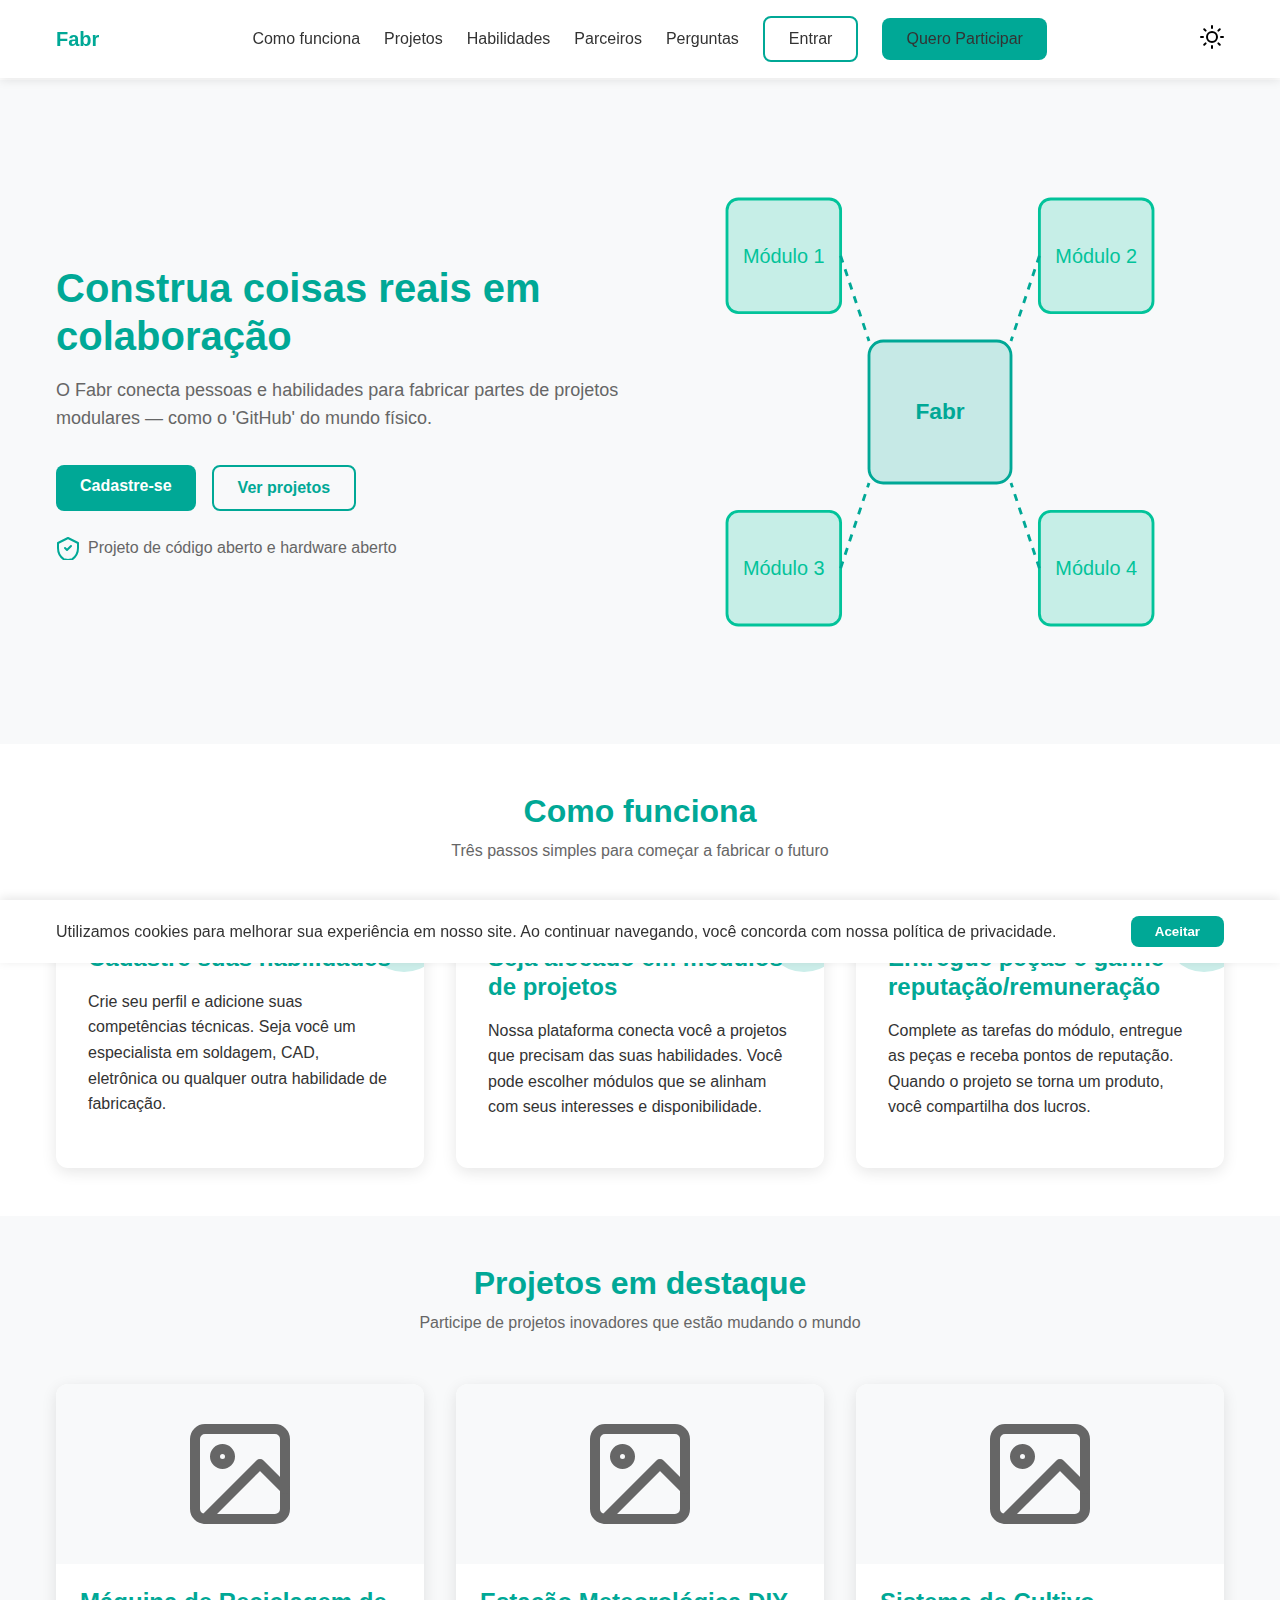
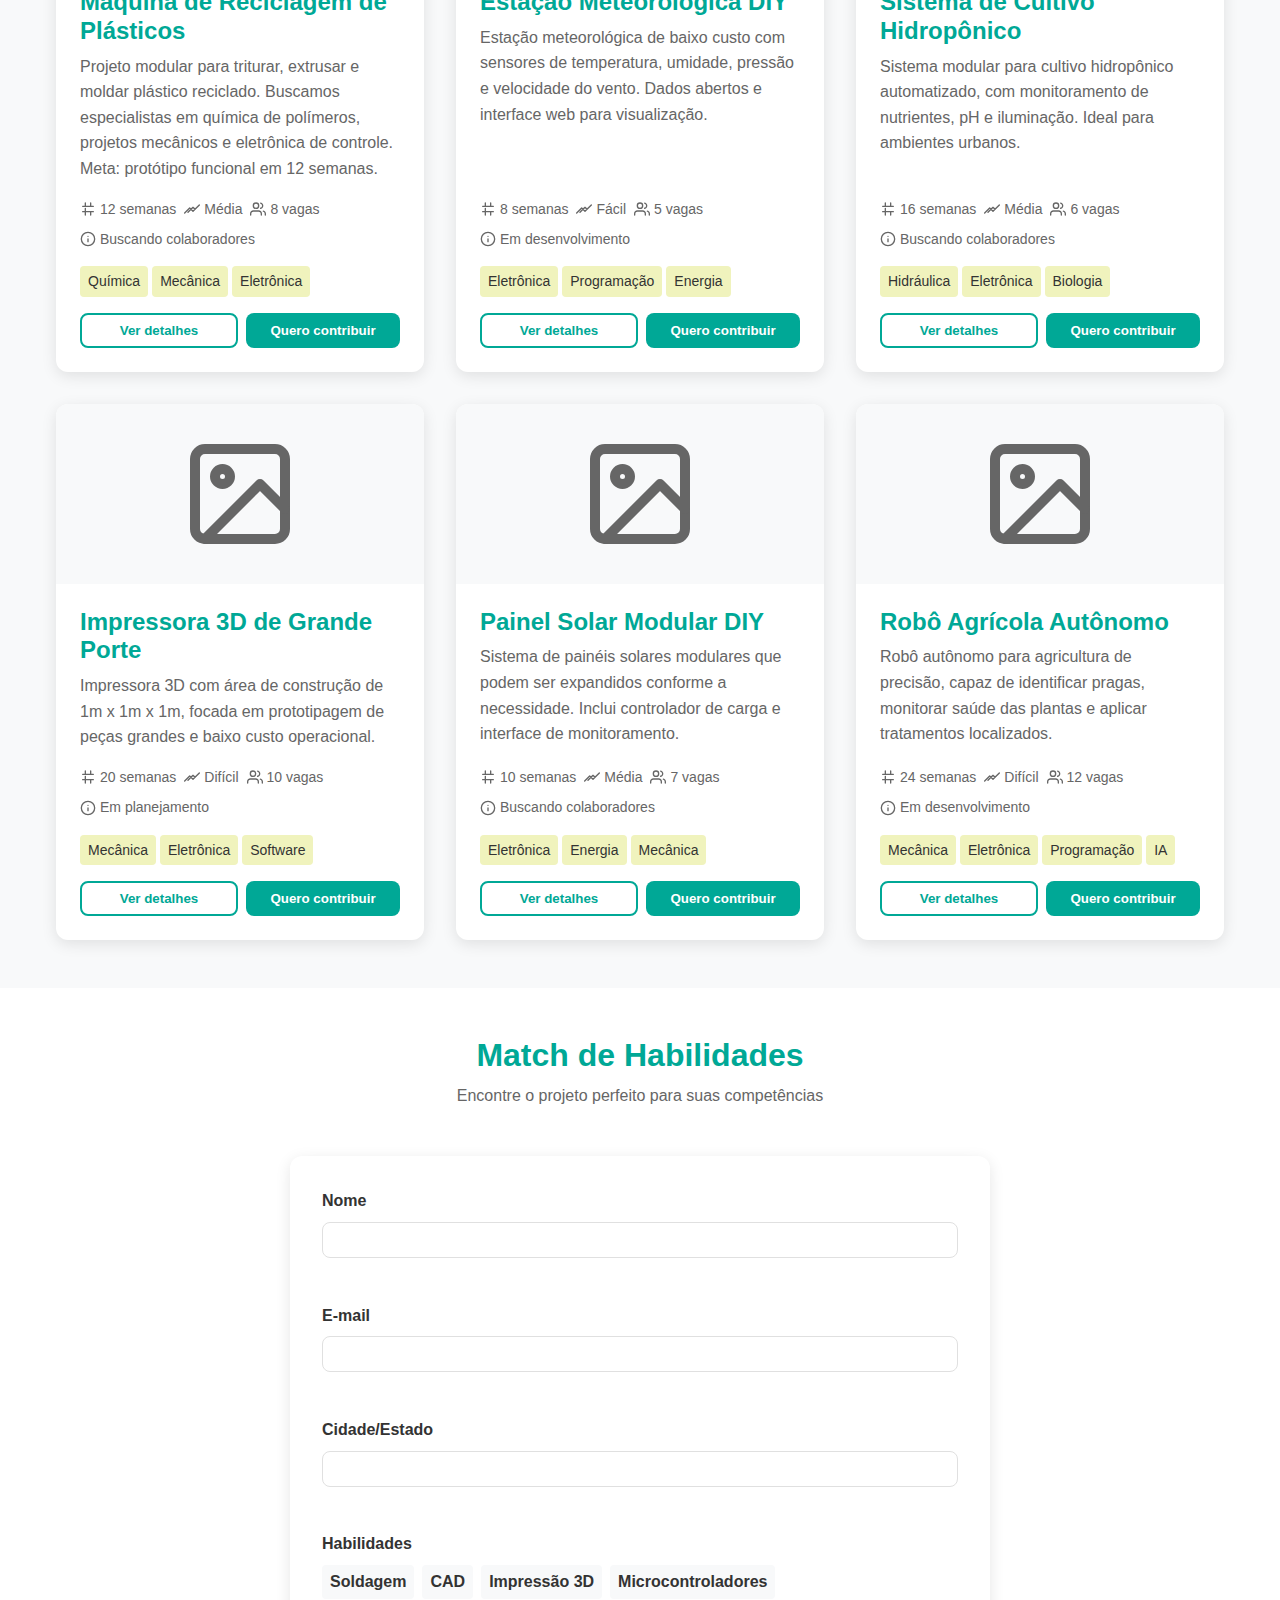
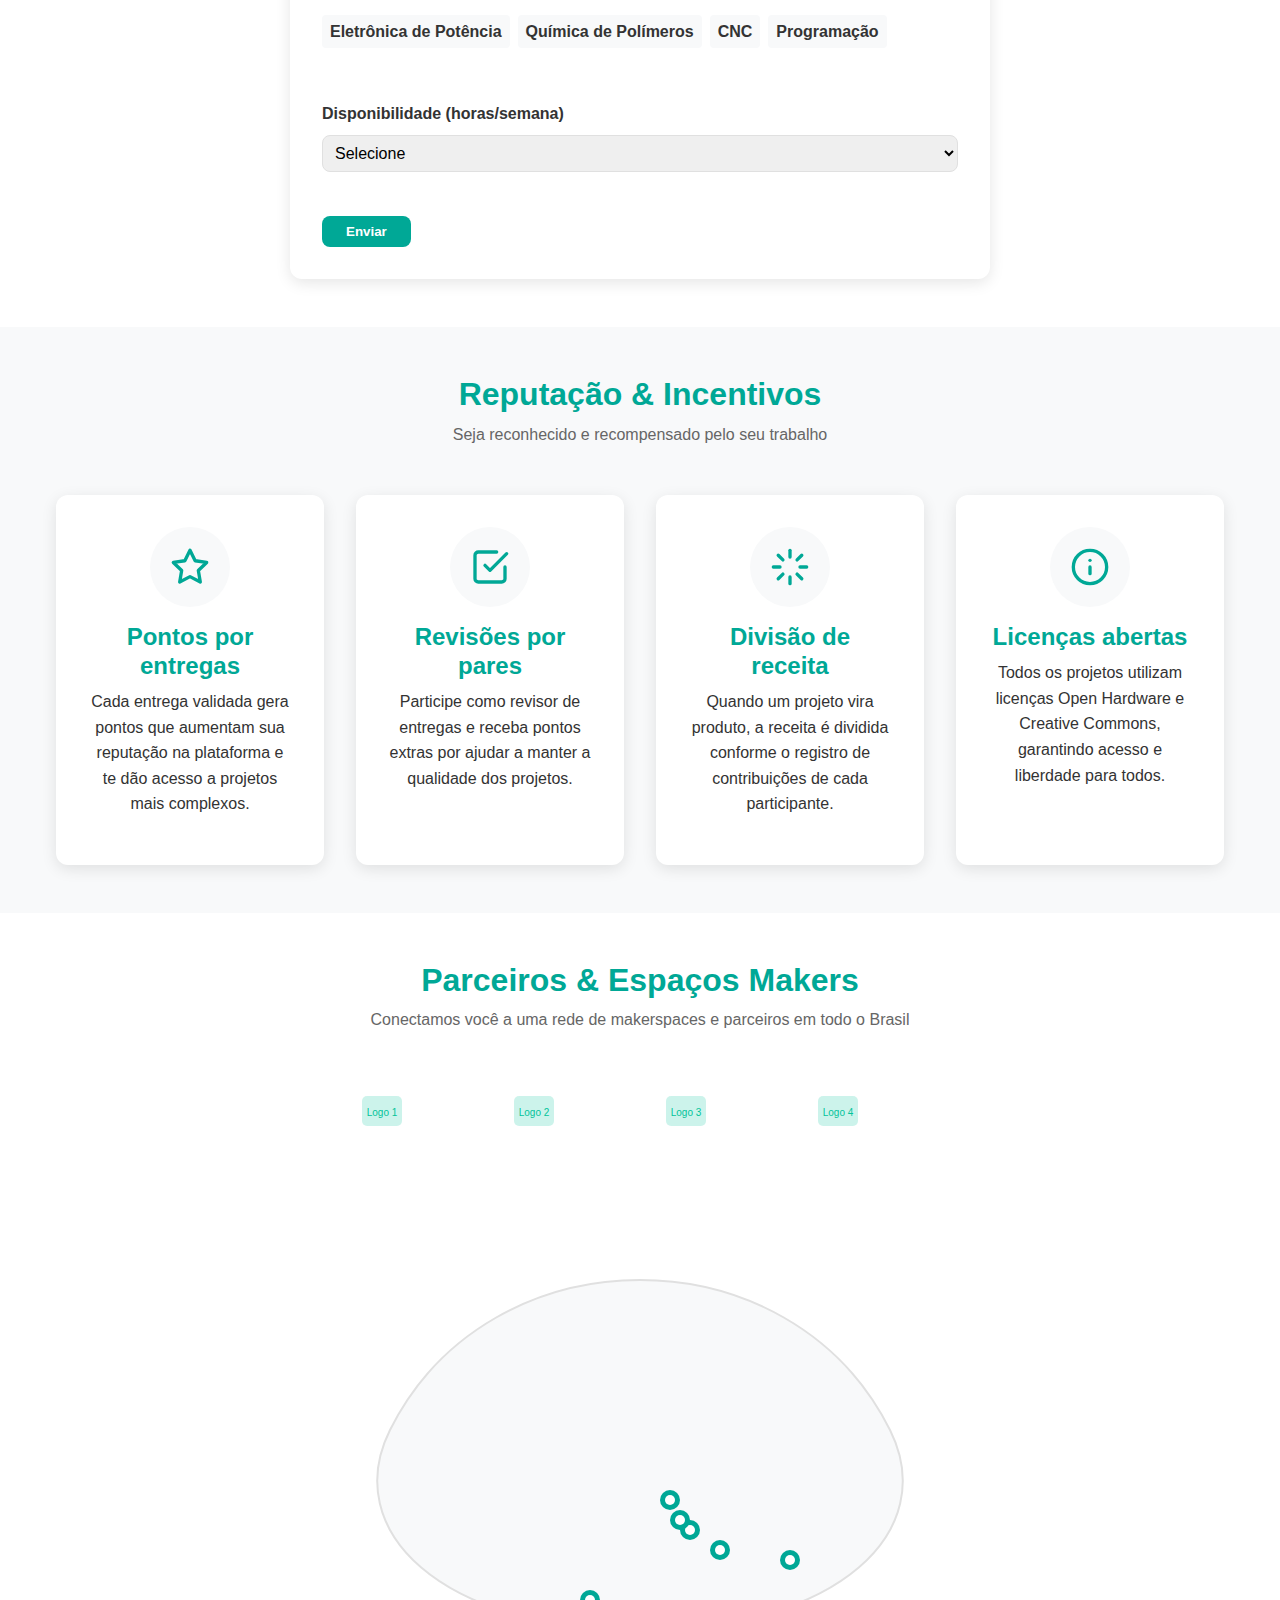
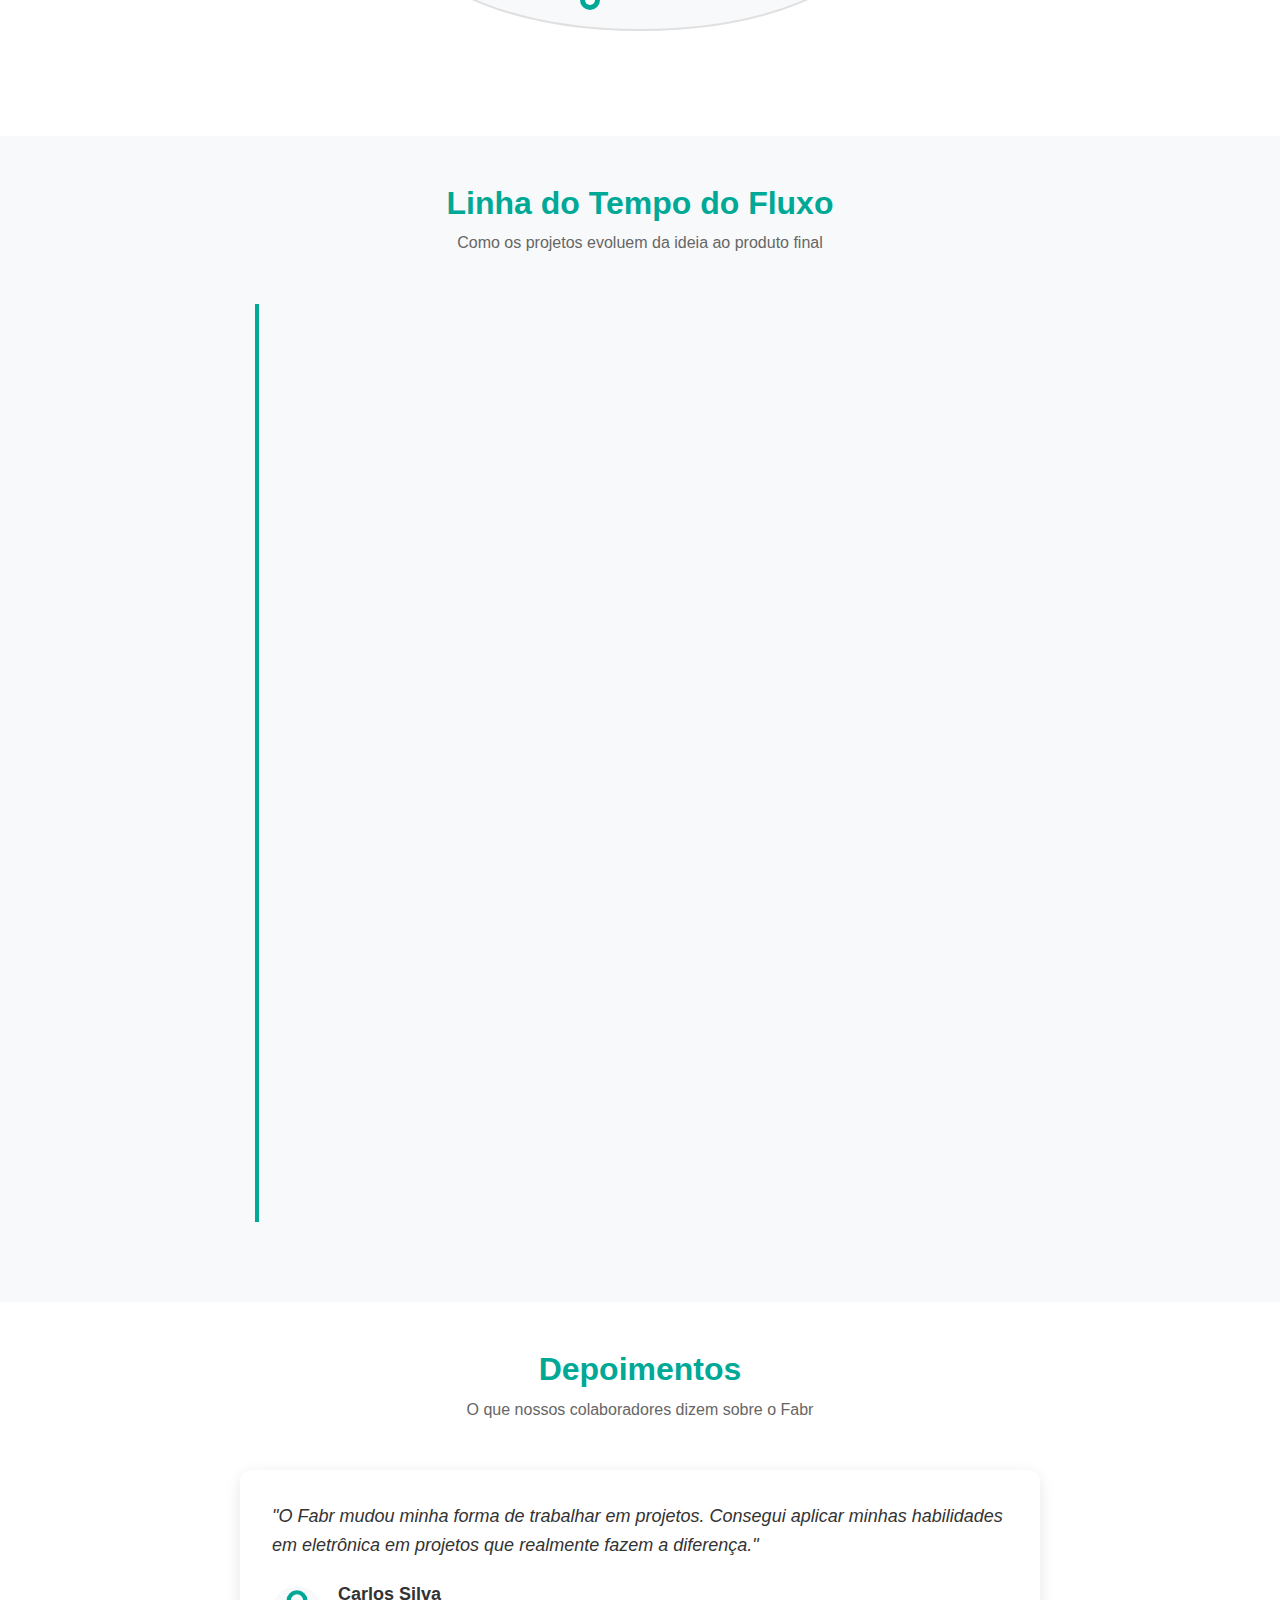
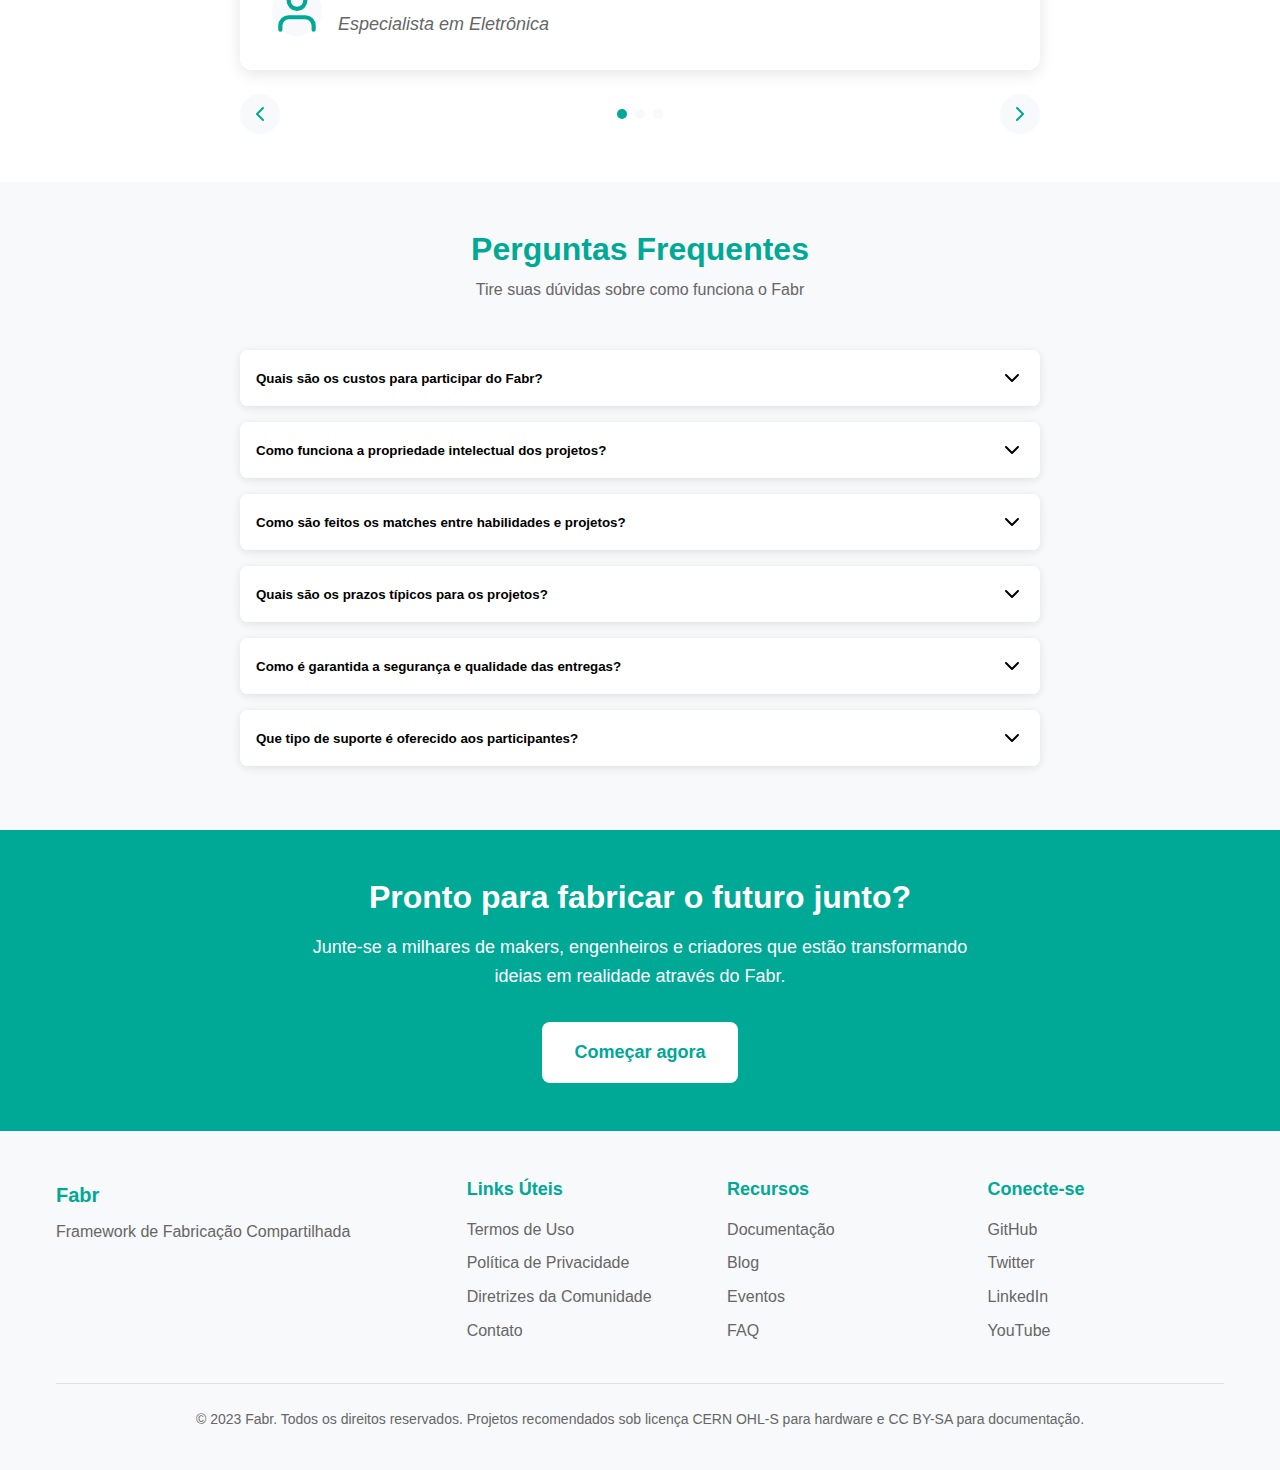
<file: index.html>
<!DOCTYPE html>
<html lang="pt-BR">
<head>
    <meta charset="UTF-8">
    <meta name="viewport" content="width=device-width, initial-scale=1.0">
    <title>Fabr — Framework de Fabricação Compartilhada</title>
    <meta name="description" content="O Fabr conecta pessoas e habilidades para fabricar partes de projetos modulares — como o 'GitHub' do mundo físico.">
    
    <!-- Open Graph / Facebook -->
    <meta property="og:type" content="website">
    <meta property="og:url" content="https://fabr.example.com/">
    <meta property="og:title" content="Fabr — Framework de Fabricação Compartilhada">
    <meta property="og:description" content="O Fabr conecta pessoas e habilidades para fabricar partes de projetos modulares — como o 'GitHub' do mundo físico.">
    <meta property="og:image" content="https://fabr.example.com/images/og-image.jpg">
    
    <!-- Twitter -->
    <meta property="twitter:card" content="summary_large_image">
    <meta property="twitter:url" content="https://fabr.example.com/">
    <meta property="twitter:title" content="Fabr — Framework de Fabricação Compartilhada">
    <meta property="twitter:description" content="O Fabr conecta pessoas e habilidades para fabricar partes de projetos modulares — como o 'GitHub' do mundo físico.">
    <meta property="twitter:image" content="https://fabr.example.com/images/og-image.jpg">
    
    <link rel="icon" href="favicon.ico" type="image/x-icon">
    <link rel="stylesheet" href="style.landpage.css">
</head>
<body>
    <!-- Banner de Cookies -->
    <div id="cookie-banner" class="cookie-banner" role="alert" aria-live="polite">
        <div class="cookie-content">
            <p>Utilizamos cookies para melhorar sua experiência em nosso site. Ao continuar navegando, você concorda com nossa política de privacidade.</p>
            <button id="accept-cookies" class="btn btn-primary">Aceitar</button>
        </div>
    </div>

    <!-- Header -->
    <header class="header">
        <div class="container">
            <div class="header-content">
                <div class="logo">
                    <a href="#">Fabr</a>
                </div>
                <nav class="nav">
                    <ul class="nav-list">
                        <li><a href="#como-funciona">Como funciona</a></li>
                        <li><a href="#projetos">Projetos</a></li>
                        <li><a href="#habilidades">Habilidades</a></li>
                        <li><a href="#parceiros">Parceiros</a></li>
                        <li><a href="#faq">Perguntas</a></li>
                        <li><a href="app.html" class="btn btn-secondary">Entrar</a></li>
                        <li><a href="#" class="btn btn-primary">Quero Participar</a></li>
                    </ul>
                    <button id="mobile-menu-toggle" class="mobile-menu-toggle" aria-label="Abrir menu" aria-expanded="false">
                        <span></span>
                        <span></span>
                        <span></span>
                    </button>
                </nav>
            </div>
        </div>
    </header>

    <main>
        <!-- Hero Section -->
        <section class="hero">
            <div class="container">
                <div class="hero-content">
                    <div class="hero-text">
                        <h1>Construa coisas reais em colaboração</h1>
                        <p>O Fabr conecta pessoas e habilidades para fabricar partes de projetos modulares — como o 'GitHub' do mundo físico.</p>
                        <div class="hero-cta">
                            <a href="#" class="btn btn-primary">Cadastre-se</a>
                            <a href="#projetos" class="btn btn-secondary">Ver projetos</a>
                        </div>
                        <div class="trust-badge">
                            <svg width="24" height="24" viewBox="0 0 24 24" fill="none" xmlns="http://www.w3.org/2000/svg">
                                <path d="M12 2L2 7V12C2 16.5 4.23 20.68 7.62 23.15L12 24L16.38 23.15C19.77 20.68 22 16.5 22 12V7L12 2Z" stroke="currentColor" stroke-width="2" stroke-linecap="round" stroke-linejoin="round"/>
                                <path d="M9 12L11 14L15 10" stroke="currentColor" stroke-width="2" stroke-linecap="round" stroke-linejoin="round"/>
                            </svg>
                            <span>Projeto de código aberto e hardware aberto</span>
                        </div>
                    </div>
                    <div class="hero-visual">
                        <svg viewBox="0 0 400 400" xmlns="http://www.w3.org/2000/svg" class="modular-diagram">
                            <!-- Módulo central -->
                            <rect x="150" y="150" width="100" height="100" rx="10" fill="var(--color-primary)" fill-opacity="0.2" stroke="var(--color-primary)" stroke-width="2"/>
                            <text x="200" y="205" text-anchor="middle" fill="var(--color-primary)" font-weight="bold">Fabr</text>
                            
                            <!-- Módulos conectados -->
                            <rect x="50" y="50" width="80" height="80" rx="8" fill="var(--color-secondary)" fill-opacity="0.2" stroke="var(--color-secondary)" stroke-width="2"/>
                            <text x="90" y="95" text-anchor="middle" fill="var(--color-secondary)" font-size="14">Módulo 1</text>
                            
                            <rect x="270" y="50" width="80" height="80" rx="8" fill="var(--color-secondary)" fill-opacity="0.2" stroke="var(--color-secondary)" stroke-width="2"/>
                            <text x="310" y="95" text-anchor="middle" fill="var(--color-secondary)" font-size="14">Módulo 2</text>
                            
                            <rect x="50" y="270" width="80" height="80" rx="8" fill="var(--color-secondary)" fill-opacity="0.2" stroke="var(--color-secondary)" stroke-width="2"/>
                            <text x="90" y="315" text-anchor="middle" fill="var(--color-secondary)" font-size="14">Módulo 3</text>
                            
                            <rect x="270" y="270" width="80" height="80" rx="8" fill="var(--color-secondary)" fill-opacity="0.2" stroke="var(--color-secondary)" stroke-width="2"/>
                            <text x="310" y="315" text-anchor="middle" fill="var(--color-secondary)" font-size="14">Módulo 4</text>
                            
                            <!-- Conexões -->
                            <line x1="130" y1="90" x2="150" y2="150" stroke="var(--color-primary)" stroke-width="2" stroke-dasharray="5,5"/>
                            <line x1="270" y1="90" x2="250" y2="150" stroke="var(--color-primary)" stroke-width="2" stroke-dasharray="5,5"/>
                            <line x1="130" y1="310" x2="150" y2="250" stroke="var(--color-primary)" stroke-width="2" stroke-dasharray="5,5"/>
                            <line x1="270" y1="310" x2="250" y2="250" stroke="var(--color-primary)" stroke-width="2" stroke-dasharray="5,5"/>
                        </svg>
                    </div>
                </div>
            </div>
        </section>

        <!-- Como Funciona Section -->
        <section id="como-funciona" class="section">
            <div class="container">
                <div class="section-header">
                    <h2>Como funciona</h2>
                    <p>Três passos simples para começar a fabricar o futuro</p>
                </div>
                <div class="steps">
                    <div class="step-card">
                        <div class="step-number">1</div>
                        <h3>Cadastre suas habilidades</h3>
                        <p>Crie seu perfil e adicione suas competências técnicas. Seja você um especialista em soldagem, CAD, eletrônica ou qualquer outra habilidade de fabricação.</p>
                    </div>
                    <div class="step-card">
                        <div class="step-number">2</div>
                        <h3>Seja alocado em módulos de projetos</h3>
                        <p>Nossa plataforma conecta você a projetos que precisam das suas habilidades. Você pode escolher módulos que se alinham com seus interesses e disponibilidade.</p>
                    </div>
                    <div class="step-card">
                        <div class="step-number">3</div>
                        <h3>Entregue peças e ganhe reputação/remuneração</h3>
                        <p>Complete as tarefas do módulo, entregue as peças e receba pontos de reputação. Quando o projeto se torna um produto, você compartilha dos lucros.</p>
                    </div>
                </div>
            </div>
        </section>

        <!-- Projetos em Destaque Section -->
        <section id="projetos" class="section section-alt">
            <div class="container">
                <div class="section-header">
                    <h2>Projetos em destaque</h2>
                    <p>Participe de projetos inovadores que estão mudando o mundo</p>
                </div>
                <div id="projetos-container" class="projects-grid">
                    <!-- Os cards de projetos serão inseridos aqui via JavaScript -->
                </div>
            </div>
        </section>

        <!-- Match de Habilidades Section -->
        <section id="habilidades" class="section">
            <div class="container">
                <div class="section-header">
                    <h2>Match de Habilidades</h2>
                    <p>Encontre o projeto perfeito para suas competências</p>
                </div>
                <div class="form-container">
                    <form id="skills-form" class="skills-form">
                        <div class="form-group">
                            <label for="name">Nome</label>
                            <input type="text" id="name" name="name" required>
                            <span class="error-message" id="name-error"></span>
                        </div>
                        
                        <div class="form-group">
                            <label for="email">E-mail</label>
                            <input type="email" id="email" name="email" required>
                            <span class="error-message" id="email-error"></span>
                        </div>
                        
                        <div class="form-group">
                            <label for="location">Cidade/Estado</label>
                            <input type="text" id="location" name="location" required>
                            <span class="error-message" id="location-error"></span>
                        </div>
                        
                        <div class="form-group">
                            <label>Habilidades</label>
                            <div class="skills-tags">
                                <div class="skill-tag">
                                    <input type="checkbox" id="skill-soldagem" name="skills" value="soldagem">
                                    <label for="skill-soldagem">Soldagem</label>
                                </div>
                                <div class="skill-tag">
                                    <input type="checkbox" id="skill-cad" name="skills" value="CAD">
                                    <label for="skill-cad">CAD</label>
                                </div>
                                <div class="skill-tag">
                                    <input type="checkbox" id="skill-impressao3d" name="skills" value="impressao3d">
                                    <label for="skill-impressao3d">Impressão 3D</label>
                                </div>
                                <div class="skill-tag">
                                    <input type="checkbox" id="skill-microcontroladores" name="skills" value="microcontroladores">
                                    <label for="skill-microcontroladores">Microcontroladores</label>
                                </div>
                                <div class="skill-tag">
                                    <input type="checkbox" id="skill-eletronica-potencia" name="skills" value="eletronicapotencia">
                                    <label for="skill-eletronica-potencia">Eletrônica de Potência</label>
                                </div>
                                <div class="skill-tag">
                                    <input type="checkbox" id="skill-quimica-polimeros" name="skills" value="quimicapolimeros">
                                    <label for="skill-quimica-polimeros">Química de Polímeros</label>
                                </div>
                                <div class="skill-tag">
                                    <input type="checkbox" id="skill-cnc" name="skills" value="CNC">
                                    <label for="skill-cnc">CNC</label>
                                </div>
                                <div class="skill-tag">
                                    <input type="checkbox" id="skill-programacao" name="skills" value="programacao">
                                    <label for="skill-programacao">Programação</label>
                                </div>
                            </div>
                            <span class="error-message" id="skills-error"></span>
                        </div>
                        
                        <div class="form-group">
                            <label for="availability">Disponibilidade (horas/semana)</label>
                            <select id="availability" name="availability" required>
                                <option value="">Selecione</option>
                                <option value="1-5">1-5 horas</option>
                                <option value="6-10">6-10 horas</option>
                                <option value="11-15">11-15 horas</option>
                                <option value="16-20">16-20 horas</option>
                                <option value="20+">Mais de 20 horas</option>
                            </select>
                            <span class="error-message" id="availability-error"></span>
                        </div>
                        
                        <button type="submit" class="btn btn-primary">Enviar</button>
                    </form>
                </div>
            </div>
        </section>

        <!-- Reputação & Incentivos Section -->
        <section class="section section-alt">
            <div class="container">
                <div class="section-header">
                    <h2>Reputação & Incentivos</h2>
                    <p>Seja reconhecido e recompensado pelo seu trabalho</p>
                </div>
                <div class="incentives">
                    <div class="incentive-card">
                        <div class="incentive-icon">
                            <svg width="40" height="40" viewBox="0 0 24 24" fill="none" xmlns="http://www.w3.org/2000/svg">
                                <path d="M12 2L15.09 8.26L22 9.27L17 14.14L18.18 21.02L12 17.77L5.82 21.02L7 14.14L2 9.27L8.91 8.26L12 2Z" stroke="currentColor" stroke-width="2" stroke-linecap="round" stroke-linejoin="round"/>
                            </svg>
                        </div>
                        <h3>Pontos por entregas</h3>
                        <p>Cada entrega validada gera pontos que aumentam sua reputação na plataforma e te dão acesso a projetos mais complexos.</p>
                    </div>
                    <div class="incentive-card">
                        <div class="incentive-icon">
                            <svg width="40" height="40" viewBox="0 0 24 24" fill="none" xmlns="http://www.w3.org/2000/svg">
                                <path d="M9 11L12 14L22 4" stroke="currentColor" stroke-width="2" stroke-linecap="round" stroke-linejoin="round"/>
                                <path d="M21 12V19C21 19.5304 20.7893 20.0391 20.4142 20.4142C20.0391 20.7893 19.5304 21 19 21H5C4.46957 21 3.96086 20.7893 3.58579 20.4142C3.21071 20.0391 3 19.5304 3 19V5C3 4.46957 3.21071 3.96086 3.58579 3.58579C3.96086 3.21071 4.46957 3 5 3H16" stroke="currentColor" stroke-width="2" stroke-linecap="round" stroke-linejoin="round"/>
                            </svg>
                        </div>
                        <h3>Revisões por pares</h3>
                        <p>Participe como revisor de entregas e receba pontos extras por ajudar a manter a qualidade dos projetos.</p>
                    </div>
                    <div class="incentive-card">
                        <div class="incentive-icon">
                            <svg width="40" height="40" viewBox="0 0 24 24" fill="none" xmlns="http://www.w3.org/2000/svg">
                                <path d="M12 2V6" stroke="currentColor" stroke-width="2" stroke-linecap="round" stroke-linejoin="round"/>
                                <path d="M12 18V22" stroke="currentColor" stroke-width="2" stroke-linecap="round" stroke-linejoin="round"/>
                                <path d="M4.93 4.93L7.76 7.76" stroke="currentColor" stroke-width="2" stroke-linecap="round" stroke-linejoin="round"/>
                                <path d="M16.24 16.24L19.07 19.07" stroke="currentColor" stroke-width="2" stroke-linecap="round" stroke-linejoin="round"/>
                                <path d="M2 12H6" stroke="currentColor" stroke-width="2" stroke-linecap="round" stroke-linejoin="round"/>
                                <path d="M18 12H22" stroke="currentColor" stroke-width="2" stroke-linecap="round" stroke-linejoin="round"/>
                                <path d="M4.93 19.07L7.76 16.24" stroke="currentColor" stroke-width="2" stroke-linecap="round" stroke-linejoin="round"/>
                                <path d="M16.24 7.76L19.07 4.93" stroke="currentColor" stroke-width="2" stroke-linecap="round" stroke-linejoin="round"/>
                            </svg>
                        </div>
                        <h3>Divisão de receita</h3>
                        <p>Quando um projeto vira produto, a receita é dividida conforme o registro de contribuições de cada participante.</p>
                    </div>
                    <div class="incentive-card">
                        <div class="incentive-icon">
                            <svg width="40" height="40" viewBox="0 0 24 24" fill="none" xmlns="http://www.w3.org/2000/svg">
                                <path d="M12 22C17.5228 22 22 17.5228 22 12C22 6.47715 17.5228 2 12 2C6.47715 2 2 6.47715 2 12C2 17.5228 6.47715 22 12 22Z" stroke="currentColor" stroke-width="2" stroke-linecap="round" stroke-linejoin="round"/>
                                <path d="M12 16V12" stroke="currentColor" stroke-width="2" stroke-linecap="round" stroke-linejoin="round"/>
                                <path d="M12 8H12.01" stroke="currentColor" stroke-width="2" stroke-linecap="round" stroke-linejoin="round"/>
                            </svg>
                        </div>
                        <h3>Licenças abertas</h3>
                        <p>Todos os projetos utilizam licenças Open Hardware e Creative Commons, garantindo acesso e liberdade para todos.</p>
                    </div>
                </div>
            </div>
        </section>

        <!-- Parceiros & Espaços Makers Section -->
        <section id="parceiros" class="section">
            <div class="container">
                <div class="section-header">
                    <h2>Parceiros & Espaços Makers</h2>
                    <p>Conectamos você a uma rede de makerspaces e parceiros em todo o Brasil</p>
                </div>
                <div class="partners-content">
                    <div class="partners-logos">
                        <div class="partner-logo">
                            <svg width="120" height="60" viewBox="0 0 120 60" fill="none" xmlns="http://www.w3.org/2000/svg">
                                <rect x="10" y="15" width="40" height="30" rx="5" fill="var(--color-secondary)" fill-opacity="0.2"/>
                                <text x="30" y="35" text-anchor="middle" fill="var(--color-secondary)" font-size="10">Logo 1</text>
                            </svg>
                        </div>
                        <div class="partner-logo">
                            <svg width="120" height="60" viewBox="0 0 120 60" fill="none" xmlns="http://www.w3.org/2000/svg">
                                <rect x="10" y="15" width="40" height="30" rx="5" fill="var(--color-secondary)" fill-opacity="0.2"/>
                                <text x="30" y="35" text-anchor="middle" fill="var(--color-secondary)" font-size="10">Logo 2</text>
                            </svg>
                        </div>
                        <div class="partner-logo">
                            <svg width="120" height="60" viewBox="0 0 120 60" fill="none" xmlns="http://www.w3.org/2000/svg">
                                <rect x="10" y="15" width="40" height="30" rx="5" fill="var(--color-secondary)" fill-opacity="0.2"/>
                                <text x="30" y="35" text-anchor="middle" fill="var(--color-secondary)" font-size="10">Logo 3</text>
                            </svg>
                        </div>
                        <div class="partner-logo">
                            <svg width="120" height="60" viewBox="0 0 120 60" fill="none" xmlns="http://www.w3.org/2000/svg">
                                <rect x="10" y="15" width="40" height="30" rx="5" fill="var(--color-secondary)" fill-opacity="0.2"/>
                                <text x="30" y="35" text-anchor="middle" fill="var(--color-secondary)" font-size="10">Logo 4</text>
                            </svg>
                        </div>
                    </div>
                    <div class="map-container">
                        <svg viewBox="0 0 800 500" xmlns="http://www.w3.org/2000/svg" class="brazil-map">
                            <!-- Mapa simplificado do Brasil -->
                            <path d="M400,100 C500,100 600,150 650,250 C700,350 600,450 400,450 C200,450 100,350 150,250 C200,150 300,100 400,100Z" fill="var(--color-bg-secondary)" stroke="var(--color-border)" stroke-width="2"/>
                            
                            <!-- Pins de cidades -->
                            <g class="city-pin" data-city="São Paulo" data-services="Corte a laser, impressoras 3D, bancada eletrônica">
                                <circle cx="450" cy="350" r="10" fill="var(--color-primary)"/>
                                <circle cx="450" cy="350" r="5" fill="white"/>
                            </g>
                            
                            <g class="city-pin" data-city="Campinas" data-services="Impressoras 3D, CNC, bancada eletrônica">
                                <circle cx="430" cy="320" r="10" fill="var(--color-primary)"/>
                                <circle cx="430" cy="320" r="5" fill="white"/>
                            </g>
                            
                            <g class="city-pin" data-city="Porto Alegre" data-services="Corte a laser, CNC, solda">
                                <circle cx="350" cy="420" r="10" fill="var(--color-primary)"/>
                                <circle cx="350" cy="420" r="5" fill="white"/>
                            </g>
                            
                            <g class="city-pin" data-city="Recife" data-services="Impressoras 3D, bancada eletrônica">
                                <circle cx="550" cy="380" r="10" fill="var(--color-primary)"/>
                                <circle cx="550" cy="380" r="5" fill="white"/>
                            </g>
                            
                            <g class="city-pin" data-city="Rio de Janeiro" data-services="Corte a laser, impressoras 3D">
                                <circle cx="480" cy="370" r="10" fill="var(--color-primary)"/>
                                <circle cx="480" cy="370" r="5" fill="white"/>
                            </g>
                            
                            <g class="city-pin" data-city="Belo Horizonte" data-services="CNC, bancada eletrônica">
                                <circle cx="440" cy="340" r="10" fill="var(--color-primary)"/>
                                <circle cx="440" cy="340" r="5" fill="white"/>
                            </g>
                            
                            <!-- Tooltip -->
                            <g id="map-tooltip" visibility="hidden">
                                <rect x="0" y="0" width="200" height="60" rx="5" fill="var(--color-bg)" stroke="var(--color-border)" stroke-width="1"/>
                                <text x="10" y="20" fill="var(--color-text)" font-weight="bold" id="tooltip-city"></text>
                                <text x="10" y="40" fill="var(--color-text)" font-size="12" id="tooltip-services"></text>
                            </g>
                        </svg>
                    </div>
                </div>
            </div>
        </section>

        <!-- Linha do Tempo do Fluxo Section -->
        <section class="section section-alt">
            <div class="container">
                <div class="section-header">
                    <h2>Linha do Tempo do Fluxo</h2>
                    <p>Como os projetos evoluem da ideia ao produto final</p>
                </div>
                <div class="timeline">
                    <div class="timeline-item">
                        <div class="timeline-marker"></div>
                        <div class="timeline-content">
                            <h3>Ideação</h3>
                            <p>Definição do problema, brainstorming e concepção inicial do projeto.</p>
                        </div>
                    </div>
                    <div class="timeline-item">
                        <div class="timeline-marker"></div>
                        <div class="timeline-content">
                            <h3>Prototipagem</h3>
                            <p>Criação de protótipos iniciais para testar conceitos e funcionalidades.</p>
                        </div>
                    </div>
                    <div class="timeline-item">
                        <div class="timeline-marker"></div>
                        <div class="timeline-content">
                            <h3>Testes</h3>
                            <p>Validação dos protótipos, identificação de problemas e ajustes necessários.</p>
                        </div>
                    </div>
                    <div class="timeline-item">
                        <div class="timeline-marker"></div>
                        <div class="timeline-content">
                            <h3>Integração</h3>
                            <p>Conexão dos diferentes módulos e componentes do projeto.</p>
                        </div>
                    </div>
                    <div class="timeline-item">
                        <div class="timeline-marker"></div>
                        <div class="timeline-content">
                            <h3>Validação</h3>
                            <p>Testes finais do produto integrado e validação pelos stakeholders.</p>
                        </div>
                    </div>
                    <div class="timeline-item">
                        <div class="timeline-marker"></div>
                        <div class="timeline-content">
                            <h3>Produção Piloto</h3>
                            <p>Fabricação em pequena escala para validação de mercado e processos.</p>
                        </div>
                    </div>
                </div>
            </div>
        </section>

        <!-- Depoimentos Section -->
        <section class="section">
            <div class="container">
                <div class="section-header">
                    <h2>Depoimentos</h2>
                    <p>O que nossos colaboradores dizem sobre o Fabr</p>
                </div>
                <div class="testimonials-container">
                    <div class="testimonials-carousel">
                        <div class="testimonial-item active">
                            <div class="testimonial-content">
                                <p>"O Fabr mudou minha forma de trabalhar em projetos. Consegui aplicar minhas habilidades em eletrônica em projetos que realmente fazem a diferença."</p>
                                <div class="testimonial-author">
                                    <div class="author-avatar">
                                        <svg width="50" height="50" viewBox="0 0 24 24" fill="none" xmlns="http://www.w3.org/2000/svg">
                                            <path d="M20 21V19C20 17.9391 19.5786 16.9217 18.8284 16.1716C18.0783 15.4214 17.0609 15 16 15H8C6.93913 15 5.92172 15.4214 5.17157 16.1716C4.42143 16.9217 4 17.9391 4 19V21" stroke="currentColor" stroke-width="2" stroke-linecap="round" stroke-linejoin="round"/>
                                            <path d="M12 11C14.2091 11 16 9.20914 16 7C16 4.79086 14.2091 3 12 3C9.79086 3 8 4.79086 8 7C8 9.20914 9.79086 11 12 11Z" stroke="currentColor" stroke-width="2" stroke-linecap="round" stroke-linejoin="round"/>
                                        </svg>
                                    </div>
                                    <div class="author-info">
                                        <h4>Carlos Silva</h4>
                                        <p>Especialista em Eletrônica</p>
                                    </div>
                                </div>
                            </div>
                        </div>
                        <div class="testimonial-item">
                            <div class="testimonial-content">
                                <p>"Como líder de projeto, o Fabr me permitiu encontrar colaboradores talentosos para diferentes módulos. Conseguimos entregar nosso protótipo em metade do tempo planejado."</p>
                                <div class="testimonial-author">
                                    <div class="author-avatar">
                                        <svg width="50" height="50" viewBox="0 0 24 24" fill="none" xmlns="http://www.w3.org/2000/svg">
                                            <path d="M20 21V19C20 17.9391 19.5786 16.9217 18.8284 16.1716C18.0783 15.4214 17.0609 15 16 15H8C6.93913 15 5.92172 15.4214 5.17157 16.1716C4.42143 16.9217 4 17.9391 4 19V21" stroke="currentColor" stroke-width="2" stroke-linecap="round" stroke-linejoin="round"/>
                                            <path d="M12 11C14.2091 11 16 9.20914 16 7C16 4.79086 14.2091 3 12 3C9.79086 3 8 4.79086 8 7C8 9.20914 9.79086 11 12 11Z" stroke="currentColor" stroke-width="2" stroke-linecap="round" stroke-linejoin="round"/>
                                        </svg>
                                    </div>
                                    <div class="author-info">
                                        <h4>Ana Santos</h4>
                                        <p>Líder de Projeto</p>
                                    </div>
                                </div>
                            </div>
                        </div>
                        <div class="testimonial-item">
                            <div class="testimonial-content">
                                <p>"Sou designer industrial e sempre tive dificuldade em encontrar fabricantes para meus protótipos. Com o Fabr, conectei-me com especialistas em CNC e impressão 3D que transformaram minhas ideias em realidade."</p>
                                <div class="testimonial-author">
                                    <div class="author-avatar">
                                        <svg width="50" height="50" viewBox="0 0 24 24" fill="none" xmlns="http://www.w3.org/2000/svg">
                                            <path d="M20 21V19C20 17.9391 19.5786 16.9217 18.8284 16.1716C18.0783 15.4214 17.0609 15 16 15H8C6.93913 15 5.92172 15.4214 5.17157 16.1716C4.42143 16.9217 4 17.9391 4 19V21" stroke="currentColor" stroke-width="2" stroke-linecap="round" stroke-linejoin="round"/>
                                            <path d="M12 11C14.2091 11 16 9.20914 16 7C16 4.79086 14.2091 3 12 3C9.79086 3 8 4.79086 8 7C8 9.20914 9.79086 11 12 11Z" stroke="currentColor" stroke-width="2" stroke-linecap="round" stroke-linejoin="round"/>
                                        </svg>
                                    </div>
                                    <div class="author-info">
                                        <h4>Ricardo Oliveira</h4>
                                        <p>Designer Industrial</p>
                                    </div>
                                </div>
                            </div>
                        </div>
                    </div>
                    <div class="testimonials-controls">
                        <button id="prev-testimonial" class="testimonial-control" aria-label="Depoimento anterior">
                            <svg width="24" height="24" viewBox="0 0 24 24" fill="none" xmlns="http://www.w3.org/2000/svg">
                                <path d="M15 18L9 12L15 6" stroke="currentColor" stroke-width="2" stroke-linecap="round" stroke-linejoin="round"/>
                            </svg>
                        </button>
                        <div class="testimonials-indicators">
                            <span class="indicator active" data-index="0"></span>
                            <span class="indicator" data-index="1"></span>
                            <span class="indicator" data-index="2"></span>
                        </div>
                        <button id="next-testimonial" class="testimonial-control" aria-label="Próximo depoimento">
                            <svg width="24" height="24" viewBox="0 0 24 24" fill="none" xmlns="http://www.w3.org/2000/svg">
                                <path d="M9 18L15 12L9 6" stroke="currentColor" stroke-width="2" stroke-linecap="round" stroke-linejoin="round"/>
                            </svg>
                        </button>
                    </div>
                </div>
            </div>
        </section>

        <!-- FAQ Section -->
        <section id="faq" class="section section-alt">
            <div class="container">
                <div class="section-header">
                    <h2>Perguntas Frequentes</h2>
                    <p>Tire suas dúvidas sobre como funciona o Fabr</p>
                </div>
                <div class="faq-container">
                    <div class="faq-item">
                        <button class="faq-question" aria-expanded="false">
                            <span>Quais são os custos para participar do Fabr?</span>
                            <svg class="faq-icon" width="24" height="24" viewBox="0 0 24 24" fill="none" xmlns="http://www.w3.org/2000/svg">
                                <path d="M6 9L12 15L18 9" stroke="currentColor" stroke-width="2" stroke-linecap="round" stroke-linejoin="round"/>
                            </svg>
                        </button>
                        <div class="faq-answer">
                            <p>O cadastro no Fabr é gratuito. Para projetos pessoais ou de código aberto, não há custos. Para projetos comerciais, cobramos uma pequena taxa sobre a receita gerada, que é usada para manter a plataforma e oferecer suporte à comunidade.</p>
                        </div>
                    </div>
                    
                    <div class="faq-item">
                        <button class="faq-question" aria-expanded="false">
                            <span>Como funciona a propriedade intelectual dos projetos?</span>
                            <svg class="faq-icon" width="24" height="24" viewBox="0 0 24 24" fill="none" xmlns="http://www.w3.org/2000/svg">
                                <path d="M6 9L12 15L18 9" stroke="currentColor" stroke-width="2" stroke-linecap="round" stroke-linejoin="round"/>
                            </svg>
                        </button>
                        <div class="faq-answer">
                            <p>A propriedade intelectual é definida no início de cada projeto. Projetos de código aberto utilizam licenças como CERN OHL-S para hardware e Creative Commons para documentação. Projetos comerciais podem definir acordos específicos entre os participantes, com divisão proporcional dos direitos conforme as contribuições.</p>
                        </div>
                    </div>
                    
                    <div class="faq-item">
                        <button class="faq-question" aria-expanded="false">
                            <span>Como são feitos os matches entre habilidades e projetos?</span>
                            <svg class="faq-icon" width="24" height="24" viewBox="0 0 24 24" fill="none" xmlns="http://www.w3.org/2000/svg">
                                <path d="M6 9L12 15L18 9" stroke="currentColor" stroke-width="2" stroke-linecap="round" stroke-linejoin="round"/>
                            </svg>
                        </button>
                        <div class="faq-answer">
                            <p>Nosso algoritmo analisa as habilidades cadastradas pelos usuários e as necessidades dos projetos, considerando também a localização geográfica e disponibilidade. Você pode se candidatar a projetos que se alinhem com seu perfil e receber convites de líderes de projeto.</p>
                        </div>
                    </div>
                    
                    <div class="faq-item">
                        <button class="faq-question" aria-expanded="false">
                            <span>Quais são os prazos típicos para os projetos?</span>
                            <svg class="faq-icon" width="24" height="24" viewBox="0 0 24 24" fill="none" xmlns="http://www.w3.org/2000/svg">
                                <path d="M6 9L12 15L18 9" stroke="currentColor" stroke-width="2" stroke-linecap="round" stroke-linejoin="round"/>
                            </svg>
                        </button>
                        <div class="faq-answer">
                            <p>Os prazos variam conforme a complexidade do projeto. Projetos simples podem levar de 2 a 4 semanas, enquanto projetos mais complexos podem levar de 3 a 6 meses. Cada módulo tem prazos específicos definidos no início do projeto, com flexibilidade para ajustes conforme necessário.</p>
                        </div>
                    </div>
                    
                    <div class="faq-item">
                        <button class="faq-question" aria-expanded="false">
                            <span>Como é garantida a segurança e qualidade das entregas?</span>
                            <svg class="faq-icon" width="24" height="24" viewBox="0 0 24 24" fill="none" xmlns="http://www.w3.org/2000/svg">
                                <path d="M6 9L12 15L18 9" stroke="currentColor" stroke-width="2" stroke-linecap="round" stroke-linejoin="round"/>
                            </svg>
                        </button>
                        <div class="faq-answer">
                            <p>Implementamos um sistema de revisão por pares, onde as entregas são avaliadas por outros membros da comunidade com expertise relevante. Também temos diretrizes de qualidade e segurança que devem ser seguidas, além de um sistema de reputação que incentiva a excelência.</p>
                        </div>
                    </div>
                    
                    <div class="faq-item">
                        <button class="faq-question" aria-expanded="false">
                            <span>Que tipo de suporte é oferecido aos participantes?</span>
                            <svg class="faq-icon" width="24" height="24" viewBox="0 0 24 24" fill="none" xmlns="http://www.w3.org/2000/svg">
                                <path d="M6 9L12 15L18 9" stroke="currentColor" stroke-width="2" stroke-linecap="round" stroke-linejoin="round"/>
                            </svg>
                        </button>
                        <div class="faq-answer">
                            <p>Oferecemos suporte técnico através de fóruns da comunidade, documentação detalhada e tutoriais. Para projetos comerciais, oferecemos suporte prioritário. Também organizamos eventos e workshops para capacitação dos participantes.</p>
                        </div>
                    </div>
                </div>
            </div>
        </section>

        <!-- Call to Action Final Section -->
        <section class="cta-section">
            <div class="container">
                <div class="cta-content">
                    <h2>Pronto para fabricar o futuro junto?</h2>
                    <p>Junte-se a milhares de makers, engenheiros e criadores que estão transformando ideias em realidade através do Fabr.</p>
                    <a href="#" class="btn btn-primary btn-large">Começar agora</a>
                </div>
            </div>
        </section>
    </main>

    <!-- Footer -->
    <footer class="footer">
        <div class="container">
            <div class="footer-content">
                <div class="footer-logo">
                    <a href="#">Fabr</a>
                    <p>Framework de Fabricação Compartilhada</p>
                </div>
                <div class="footer-links">
                    <div class="footer-column">
                        <h4>Links Úteis</h4>
                        <ul>
                            <li><a href="#">Termos de Uso</a></li>
                            <li><a href="#">Política de Privacidade</a></li>
                            <li><a href="#">Diretrizes da Comunidade</a></li>
                            <li><a href="#">Contato</a></li>
                        </ul>
                    </div>
                    <div class="footer-column">
                        <h4>Recursos</h4>
                        <ul>
                            <li><a href="#">Documentação</a></li>
                            <li><a href="#">Blog</a></li>
                            <li><a href="#">Eventos</a></li>
                            <li><a href="#">FAQ</a></li>
                        </ul>
                    </div>
                    <div class="footer-column">
                        <h4>Conecte-se</h4>
                        <ul>
                            <li><a href="#">GitHub</a></li>
                            <li><a href="#">Twitter</a></li>
                            <li><a href="#">LinkedIn</a></li>
                            <li><a href="#">YouTube</a></li>
                        </ul>
                    </div>
                </div>
            </div>
            <div class="footer-bottom">
                <p>&copy; 2023 Fabr. Todos os direitos reservados. Projetos recomendados sob licença CERN OHL-S para hardware e CC BY-SA para documentação.</p>
            </div>
        </div>
    </footer>

    <!-- Modal de Sucesso -->
    <div id="success-modal" class="modal" role="dialog" aria-modal="true" aria-labelledby="modal-title" hidden>
        <div class="modal-content">
            <div class="modal-header">
                <h3 id="modal-title">Cadastro realizado com sucesso!</h3>
                <button id="close-modal" class="modal-close" aria-label="Fechar modal">
                    <svg width="24" height="24" viewBox="0 0 24 24" fill="none" xmlns="http://www.w3.org/2000/svg">
                        <path d="M18 6L6 18M6 6L18 18" stroke="currentColor" stroke-width="2" stroke-linecap="round" stroke-linejoin="round"/>
                    </svg>
                </button>
            </div>
            <div class="modal-body">
                <p>Obrigado por se cadastrar no Fabr! Em breve, você receberá um e-mail com as próximas etapas e projetos que combinam com suas habilidades.</p>
            </div>
            <div class="modal-footer">
                <button id="modal-ok" class="btn btn-primary">OK</button>
            </div>
        </div>
    </div>

    <script src="script.js"></script>
</body>
</html>
</file>
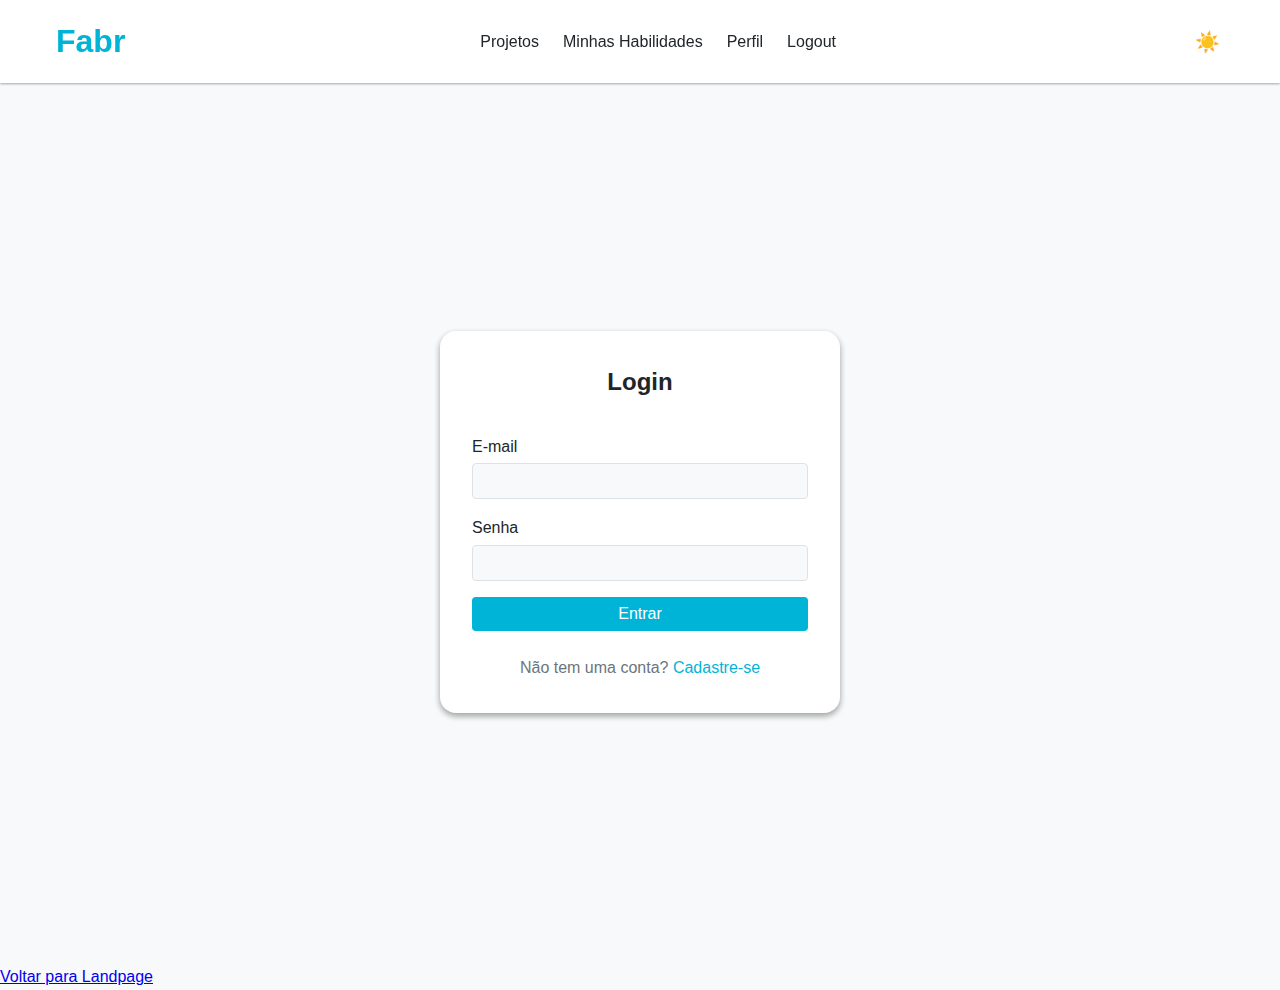
<file: app.html>
<!DOCTYPE html>
<html lang="pt-BR">
<head>
    <meta charset="UTF-8">
    <meta name="viewport" content="width=device-width, initial-scale=1.0">
    <title>Fabr - Framework de Fabricação Compartilhada</title>
    <link rel="stylesheet" href="styles.app.css">
</head>
<body>
    <!-- Header Fixo -->
    <header class="header">
        <div class="container">
            <div class="header-content">
                <div class="logo">
                    <h1>Fabr</h1>
                </div>
                <nav class="nav-menu">
                    <ul>
                        <li><a href="#" data-page="projetos">Projetos</a></li>
                        <li><a href="#" data-page="habilidades">Minhas Habilidades</a></li>
                        <li><a href="#" data-page="perfil">Perfil</a></li>
                        <li><a href="#" id="logout-btn">Logout</a></li>
                    </ul>
                </nav>
                <button class="dark-mode-toggle" id="dark-mode-toggle">
                    <span class="sun-icon">☀️</span>
                    <span class="moon-icon">🌙</span>
                </button>
            </div>
        </div>
    </header>

    <!-- Main Content -->
    <main class="main-content">
        <!-- Tela de Login/Cadastro -->
        <div id="auth-container" class="auth-container">
            <div class="auth-box">
                <h2 id="auth-title">Login</h2>
                <form id="auth-form">
                    <div class="form-group">
                        <label for="email">E-mail</label>
                        <input type="email" id="email" name="email" required>
                        <span class="error-message" id="email-error"></span>
                    </div>
                    <div class="form-group">
                        <label for="senha">Senha</label>
                        <input type="password" id="senha" name="senha" required>
                        <span class="error-message" id="senha-error"></span>
                    </div>
                    <div class="form-group" id="nome-group" style="display: none;">
                        <label for="nome">Nome</label>
                        <input type="text" id="nome" name="nome">
                        <span class="error-message" id="nome-error"></span>
                    </div>
                    <div class="form-group" id="localizacao-group" style="display: none;">
                        <label for="localizacao">Localização</label>
                        <input type="text" id="localizacao" name="localizacao">
                    </div>
                    <div class="form-group" id="habilidades-group" style="display: none;">
                        <label>Habilidades</label>
                        <div class="habilidades-tags" id="habilidades-cadastro"></div>
                        <button type="button" id="add-habilidade-cadastro">+ Adicionar habilidade</button>
                    </div>
                    <button type="submit" class="btn-primary" id="auth-submit">Entrar</button>
                    <p class="auth-switch">
                        <span id="auth-switch-text">Não tem uma conta?</span>
                        <a href="#" id="auth-switch-link">Cadastre-se</a>
                    </p>
                </form>
            </div>
        </div>

        <!-- Dashboard -->
        <div id="dashboard" class="container dashboard" style="display: none;">
            <h2>Dashboard</h2>
            <div class="cards-grid">
                <div class="card">
                    <h3>Projetos disponíveis</h3>
                    <p class="card-number" id="projetos-disponiveis">0</p>
                    <p>projetos abertos</p>
                </div>
                <div class="card">
                    <h3>Projetos em andamento</h3>
                    <p class="card-number" id="projetos-andamento">0</p>
                    <p>participando</p>
                </div>
                <div class="card">
                    <h3>Minhas contribuições</h3>
                    <p class="card-number" id="contribuicoes">0</p>
                    <p>módulos entregues</p>
                </div>
            </div>
        </div>

        <!-- Página de Projetos -->
        <div id="projetos-page" class="container projetos-page" style="display: none;">
            <h2>Projetos</h2>
            <div class="projetos-filtro">
                <label for="filtro-habilidade">Filtrar por habilidade:</label>
                <select id="filtro-habilidade">
                    <option value="">Todas as habilidades</option>
                </select>
            </div>
            <div class="projetos-grid" id="projetos-grid">
                <!-- Projetos serão renderizados aqui -->
            </div>
        </div>

        <!-- Página de Habilidades -->
        <div id="habilidades-page" class="container habilidades-page" style="display: none;">
            <h2>Minhas Habilidades</h2>
            <button class="btn-primary" id="add-habilidade-btn">+ Adicionar habilidade</button>
            <div class="habilidades-list" id="habilidades-list">
                <!-- Habilidades serão renderizadas aqui -->
            </div>
        </div>

        <!-- Página de Perfil -->
        <div id="perfil-page" class="container perfil-page" style="display: none;">
            <h2>Meu Perfil</h2>
            <div class="perfil-card">
                <div class="perfil-info">
                    <h3 id="perfil-nome">Nome do usuário</h3>
                    <p id="perfil-bio">Bio do usuário</p>
                    <p id="perfil-localizacao">📍 Localização</p>
                </div>
                <div class="perfil-reputacao">
                    <h4>Reputação</h4>
                    <div class="reputacao-bar">
                        <div class="reputacao-fill" id="reputacao-fill"></div>
                    </div>
                    <p id="reputacao-pontos">0 pontos</p>
                </div>
                <button class="btn-secondary" id="editar-perfil-btn">Editar perfil</button>
            </div>
            <div class="perfil-habilidades">
                <h3>Minhas Habilidades</h3>
                <div class="habilidades-tags" id="perfil-habilidades"></div>
            </div>
            <div class="meus-projetos">
                <h3>Meus Projetos</h3>
                <div class="meus-projetos-list" id="meus-projetos-list">
                    <!-- Projetos do usuário serão renderizados aqui -->
                </div>
            </div>
        </div>
    </main>

    <!-- Modal -->
    <div id="modal" class="modal">
        <div class="modal-content">
            <button class="modal-close" id="modal-close">&times;</button>
            <div id="modal-body">
                <!-- Conteúdo do modal será inserido aqui -->
            </div>
        </div>
    </div>

    <!-- Mensagem de Sucesso -->
    <div id="success-message" class="success-message">
        <span id="success-text"></span>
    </div>

    <script src="app.js"></script>
    <footer class="meu-rodape">
  <a href="index.html">Voltar para Landpage</a>
</footer>

</body>
</html>
</file>
<file: style.landpage.css>
/* ===== VARIÁVEIS CSS ===== */
:root {
  /* Cores */
  --color-primary: #00a896;
  --color-primary-dark: #007b70;
  --color-primary-light: #4dd9cd;
  --color-secondary: #02c39a;
  --color-accent: #f0f3bd;
  
  /* Cores modo claro */
  --color-bg: #ffffff;
  --color-bg-secondary: #f8f9fa;
  --color-text: #333333;
  --color-text-secondary: #666666;
  --color-border: #e0e0e0;
  --color-card: #ffffff;
  --color-shadow: rgba(0, 0, 0, 0.1);
  
  /* Cores modo escuro */
  --dark-color-bg: #1a1a1a;
  --dark-color-bg-secondary: #2d2d2d;
  --dark-color-text: #f0f0f0;
  --dark-color-text-secondary: #b0b0b0;
  --dark-color-border: #404040;
  --dark-color-card: #2d2d2d;
  --dark-color-shadow: rgba(0, 0, 0, 0.3);
  
  /* Espaçamentos */
  --spacing-xs: 0.25rem;
  --spacing-sm: 0.5rem;
  --spacing-md: 1rem;
  --spacing-lg: 1.5rem;
  --spacing-xl: 2rem;
  --spacing-xxl: 3rem;
  
  /* Bordas */
  --border-radius-sm: 4px;
  --border-radius-md: 8px;
  --border-radius-lg: 12px;
  
  /* Tipografia */
  --font-size-xs: 0.75rem;
  --font-size-sm: 0.875rem;
  --font-size-base: 1rem;
  --font-size-lg: 1.125rem;
  --font-size-xl: 1.25rem;
  --font-size-xxl: 1.5rem;
  --font-size-xxxl: 2rem;
  --font-size-xxxxl: 2.5rem;
  
  /* Largura do container */
  --container-width: 1200px;
  
  /* Transições */
  --transition-fast: 0.2s ease;
  --transition-normal: 0.3s ease;
  --transition-slow: 0.5s ease;
}

/* ===== ESTILOS GLOBAIS ===== */
* {
  margin: 0;
  padding: 0;
  box-sizing: border-box;
}

html {
  scroll-behavior: smooth;
}

body {
  font-family: 'Segoe UI', Tahoma, Geneva, Verdana, sans-serif;
  font-size: var(--font-size-base);
  line-height: 1.6;
  color: var(--color-text);
  background-color: var(--color-bg);
  transition: background-color var(--transition-normal), color var(--transition-normal);
}

body.dark-mode {
  color: var(--dark-color-text);
  background-color: var(--dark-color-bg);
}

body.dark-mode .card,
body.dark-mode .step-card,
body.dark-mode .incentive-card,
body.dark-mode .timeline-content,
body.dark-mode .testimonial-content,
body.dark-mode .modal-content {
  background-color: var(--dark-color-card);
  color: var(--dark-color-text);
}

body.dark-mode .section-alt {
  background-color: var(--dark-color-bg-secondary);
}

body.dark-mode .faq-answer {
  background-color: var(--dark-color-bg-secondary);
}

body.dark-mode .faq-question {
  background-color: var(--dark-color-card);
  color: var(--dark-color-text);
}

body.dark-mode .hero {
  background-color: var(--dark-color-bg-secondary);
}

body.dark-mode .header {
  background-color: var(--dark-color-bg);
  box-shadow: 0 2px 10px var(--dark-color-shadow);
}

body.dark-mode .footer {
  background-color: var(--dark-color-bg);
  color: var(--dark-color-text-secondary);
}

body.dark-mode .footer a {
  color: var(--dark-color-text-secondary);
}

body.dark-mode .footer-logo p {
  color: var(--dark-color-text-secondary);
}

body.dark-mode .cookie-banner {
  background-color: var(--dark-color-bg-secondary);
  color: var(--dark-color-text);
}

body.dark-mode input,
body.dark-mode select {
  background-color: var(--dark-color-bg-secondary);
  color: var(--dark-color-text);
  border-color: var(--dark-color-border);
}

body.dark-mode .skill-tag label {
  background-color: var(--dark-color-bg-secondary);
  color: var(--dark-color-text);
}

body.dark-mode .skill-tag input:checked + label {
  background-color: var(--color-primary);
  color: white;
}

body.dark-mode .brazil-map path {
  fill: var(--dark-color-bg-secondary);
  stroke: var(--dark-color-border);
}

.container {
  width: 100%;
  max-width: var(--container-width);
  margin: 0 auto;
  padding: 0 var(--spacing-md);
}

img {
  max-width: 100%;
  height: auto;
}

a {
  color: var(--color-primary);
  text-decoration: none;
  transition: color var(--transition-fast);
}

a:hover {
  color: var(--color-primary-dark);
}

button {
  cursor: pointer;
  border: none;
  background: none;
  font-family: inherit;
}

/* ===== TIPOGRAFIA ===== */
h1, h2, h3, h4, h5, h6 {
  margin-bottom: var(--spacing-md);
  line-height: 1.2;
  font-weight: 700;
}

h1 {
  font-size: clamp(var(--font-size-xxl), 5vw, var(--font-size-xxxxl));
}

h2 {
  font-size: clamp(var(--font-size-xl), 4vw, var(--font-size-xxxl));
}

h3 {
  font-size: clamp(var(--font-size-lg), 3vw, var(--font-size-xxl));
}

h4 {
  font-size: var(--font-size-lg);
}

p {
  margin-bottom: var(--spacing-md);
}

.section-header {
  text-align: center;
  margin-bottom: var(--spacing-xxl);
}

.section-header h2 {
  margin-bottom: var(--spacing-sm);
  color: var(--color-primary);
}

.section-header p {
  max-width: 700px;
  margin: 0 auto;
  color: var(--color-text-secondary);
}

body.dark-mode .section-header p {
  color: var(--dark-color-text-secondary);
}

/* ===== BOTÕES ===== */
.btn {
  display: inline-block;
  padding: var(--spacing-sm) var(--spacing-lg);
  border-radius: var(--border-radius-md);
  font-weight: 600;
  text-align: center;
  transition: all var(--transition-fast);
  cursor: pointer;
}

.btn-primary {
  background-color: var(--color-primary);
  color: white;
}

.btn-primary:hover {
  background-color: var(--color-primary-dark);
}

.btn-secondary {
  background-color: transparent;
  color: var(--color-primary);
  border: 2px solid var(--color-primary);
}

.btn-secondary:hover {
  background-color: var(--color-primary);
  color: white;
}

.btn-large {
  padding: var(--spacing-md) var(--spacing-xl);
  font-size: var(--font-size-lg);
}

/* ===== HEADER ===== */
.header {
  position: fixed;
  top: 0;
  left: 0;
  width: 100%;
  background-color: white;
  box-shadow: 0 2px 10px rgba(0, 0, 0, 0.1);
  z-index: 1000;
  transition: background-color var(--transition-normal);
}

.header-content {
  display: flex;
  justify-content: space-between;
  align-items: center;
  padding: var(--spacing-md) 0;
}

.logo a {
  font-size: var(--font-size-xl);
  font-weight: 800;
  color: var(--color-primary);
}

.nav-list {
  display: flex;
  list-style: none;
  align-items: center;
  gap: var(--spacing-lg);
}

.nav-list li a {
  color: var(--color-text);
  font-weight: 500;
  transition: color var(--transition-fast);
}

.nav-list li a:hover {
  color: var(--color-primary);
}

.mobile-menu-toggle {
  display: none;
  flex-direction: column;
  justify-content: space-between;
  width: 24px;
  height: 18px;
  background: none;
  border: none;
  cursor: pointer;
}

.mobile-menu-toggle span {
  display: block;
  height: 2px;
  width: 100%;
  background-color: var(--color-text);
  transition: all var(--transition-fast);
}

/* ===== HERO ===== */
.hero {
  padding: var(--spacing-xxl) 0;
  margin-top: 80px;
  background-color: var(--color-bg-secondary);
  transition: background-color var(--transition-normal);
}

.hero-content {
  display: grid;
  grid-template-columns: 1fr 1fr;
  gap: var(--spacing-xl);
  align-items: center;
}

.hero-text h1 {
  margin-bottom: var(--spacing-md);
  color: var(--color-primary);
}

.hero-text p {
  font-size: var(--font-size-lg);
  margin-bottom: var(--spacing-xl);
  color: var(--color-text-secondary);
}

.hero-cta {
  display: flex;
  gap: var(--spacing-md);
  margin-bottom: var(--spacing-lg);
}

.trust-badge {
  display: flex;
  align-items: center;
  gap: var(--spacing-sm);
  color: var(--color-text-secondary);
}

.trust-badge svg {
  color: var(--color-primary);
}

.hero-visual {
  display: flex;
  justify-content: center;
  align-items: center;
}

.modular-diagram {
  max-width: 100%;
  height: auto;
}

/* ===== SEÇÕES ===== */
.section {
  padding: var(--spacing-xxl) 0;
}

.section-alt {
  background-color: var(--color-bg-secondary);
}

/* ===== COMO FUNCIONA ===== */
.steps {
  display: grid;
  grid-template-columns: repeat(auto-fit, minmax(300px, 1fr));
  gap: var(--spacing-xl);
}

.step-card {
  background-color: var(--color-card);
  border-radius: var(--border-radius-lg);
  padding: var(--spacing-xl);
  box-shadow: 0 4px 15px var(--color-shadow);
  transition: transform var(--transition-normal), box-shadow var(--transition-normal);
  position: relative;
  overflow: hidden;
}

.step-card:hover {
  transform: translateY(-5px);
  box-shadow: 0 10px 25px var(--color-shadow);
}

.step-number {
  position: absolute;
  top: -20px;
  right: -20px;
  width: 80px;
  height: 80px;
  background-color: var(--color-primary);
  color: white;
  border-radius: 50%;
  display: flex;
  justify-content: center;
  align-items: center;
  font-size: var(--font-size-xxxl);
  font-weight: 800;
  opacity: 0.2;
}

.step-card h3 {
  margin-bottom: var(--spacing-md);
  color: var(--color-primary);
}

/* ===== PROJETOS ===== */
.projects-grid {
  display: grid;
  grid-template-columns: repeat(auto-fill, minmax(300px, 1fr));
  gap: var(--spacing-xl);
}

.project-card {
  background-color: var(--color-card);
  border-radius: var(--border-radius-lg);
  overflow: hidden;
  box-shadow: 0 4px 15px var(--color-shadow);
  transition: transform var(--transition-normal), box-shadow var(--transition-normal);
  display: flex;
  flex-direction: column;
}

.project-card:hover {
  transform: translateY(-5px);
  box-shadow: 0 10px 25px var(--color-shadow);
}

.project-image {
  height: 180px;
  background-color: var(--color-bg-secondary);
  display: flex;
  justify-content: center;
  align-items: center;
  color: var(--color-text-secondary);
}

.project-content {
  padding: var(--spacing-lg);
  flex-grow: 1;
  display: flex;
  flex-direction: column;
}

.project-title {
  margin-bottom: var(--spacing-sm);
  color: var(--color-primary);
}

.project-description {
  margin-bottom: var(--spacing-md);
  color: var(--color-text-secondary);
  flex-grow: 1;
}

.project-meta {
  display: flex;
  flex-wrap: wrap;
  gap: var(--spacing-sm);
  margin-bottom: var(--spacing-md);
}

.project-meta-item {
  display: flex;
  align-items: center;
  gap: var(--spacing-xs);
  font-size: var(--font-size-sm);
  color: var(--color-text-secondary);
}

.project-modules {
  display: flex;
  flex-wrap: wrap;
  gap: var(--spacing-xs);
  margin-bottom: var(--spacing-md);
}

.module-tag {
  background-color: var(--color-accent);
  color: var(--color-text);
  padding: var(--spacing-xs) var(--spacing-sm);
  border-radius: var(--border-radius-sm);
  font-size: var(--font-size-sm);
}

.project-actions {
  display: flex;
  gap: var(--spacing-sm);
}

.project-actions .btn {
  flex: 1;
}

/* ===== FORMULÁRIO DE HABILIDADES ===== */
.form-container {
  max-width: 700px;
  margin: 0 auto;
}

.skills-form {
  background-color: var(--color-card);
  border-radius: var(--border-radius-lg);
  padding: var(--spacing-xl);
  box-shadow: 0 4px 15px var(--color-shadow);
}

.form-group {
  margin-bottom: var(--spacing-lg);
}

.form-group label {
  display: block;
  margin-bottom: var(--spacing-sm);
  font-weight: 600;
}

.form-group input,
.form-group select {
  width: 100%;
  padding: var(--spacing-sm);
  border: 1px solid var(--color-border);
  border-radius: var(--border-radius-md);
  font-size: var(--font-size-base);
  transition: border-color var(--transition-fast);
}

.form-group input:focus,
.form-group select:focus {
  outline: none;
  border-color: var(--color-primary);
}

.skills-tags {
  display: flex;
  flex-wrap: wrap;
  gap: var(--spacing-sm);
}

.skill-tag {
  position: relative;
}

.skill-tag input {
  position: absolute;
  opacity: 0;
}

.skill-tag label {
  display: block;
  padding: var(--spacing-xs) var(--spacing-sm);
  background-color: var(--color-bg-secondary);
  border-radius: var(--border-radius-sm);
  cursor: pointer;
  transition: background-color var(--transition-fast), color var(--transition-fast);
}

.skill-tag input:checked + label {
  background-color: var(--color-primary);
  color: white;
}

.error-message {
  display: block;
  color: #e74c3c;
  font-size: var(--font-size-sm);
  margin-top: var(--spacing-xs);
  min-height: 1.2em;
}

/* ===== REPUTAÇÃO & INCENTIVOS ===== */
.incentives {
  display: grid;
  grid-template-columns: repeat(auto-fit, minmax(250px, 1fr));
  gap: var(--spacing-xl);
}

.incentive-card {
  background-color: var(--color-card);
  border-radius: var(--border-radius-lg);
  padding: var(--spacing-xl);
  box-shadow: 0 4px 15px var(--color-shadow);
  text-align: center;
  transition: transform var(--transition-normal), box-shadow var(--transition-normal);
}

.incentive-card:hover {
  transform: translateY(-5px);
  box-shadow: 0 10px 25px var(--color-shadow);
}

.incentive-icon {
  display: flex;
  justify-content: center;
  align-items: center;
  width: 80px;
  height: 80px;
  margin: 0 auto var(--spacing-md);
  background-color: var(--color-bg-secondary);
  border-radius: 50%;
  color: var(--color-primary);
}

.incentive-card h3 {
  margin-bottom: var(--spacing-sm);
  color: var(--color-primary);
}

/* ===== PARCEIROS & ESPAÇOS MAKERS ===== */
.partners-content {
  display: flex;
  flex-direction: column;
  gap: var(--spacing-xl);
}

.partners-logos {
  display: flex;
  flex-wrap: wrap;
  justify-content: center;
  align-items: center;
  gap: var(--spacing-xl);
}

.map-container {
  position: relative;
  width: 100%;
  max-width: 800px;
  margin: 0 auto;
}

.brazil-map {
  width: 100%;
  height: auto;
}

.city-pin {
  cursor: pointer;
  transition: transform var(--transition-fast);
}

.city-pin:hover {
  transform: scale(1.2);
}

#map-tooltip {
  pointer-events: none;
}

/* ===== LINHA DO TEMPO ===== */
.timeline {
  position: relative;
  max-width: 800px;
  margin: 0 auto;
}

.timeline::before {
  content: '';
  position: absolute;
  top: 0;
  left: 15px;
  height: 100%;
  width: 4px;
  background-color: var(--color-primary);
}

.timeline-item {
  position: relative;
  margin-bottom: var(--spacing-xl);
  padding-left: var(--spacing-xl);
  opacity: 0;
  transform: translateY(20px);
  transition: opacity var(--transition-normal), transform var(--transition-normal);
}

.timeline-item.visible {
  opacity: 1;
  transform: translateY(0);
}

.timeline-marker {
  position: absolute;
  top: 5px;
  left: 0;
  width: 34px;
  height: 34px;
  border-radius: 50%;
  background-color: var(--color-primary);
  display: flex;
  justify-content: center;
  align-items: center;
  color: white;
  font-weight: bold;
}

.timeline-content {
  background-color: var(--color-card);
  border-radius: var(--border-radius-md);
  padding: var(--spacing-lg);
  box-shadow: 0 4px 15px var(--color-shadow);
}

.timeline-content h3 {
  margin-bottom: var(--spacing-sm);
  color: var(--color-primary);
}

/* ===== DEPOIMENTOS ===== */
.testimonials-container {
  max-width: 800px;
  margin: 0 auto;
}

.testimonials-carousel {
  position: relative;
  overflow: hidden;
  border-radius: var(--border-radius-lg);
  box-shadow: 0 4px 15px var(--color-shadow);
}

.testimonial-item {
  display: none;
  background-color: var(--color-card);
  padding: var(--spacing-xl);
}

.testimonial-item.active {
  display: block;
}

.testimonial-content p {
  font-style: italic;
  margin-bottom: var(--spacing-lg);
  font-size: var(--font-size-lg);
}

.testimonial-author {
  display: flex;
  align-items: center;
  gap: var(--spacing-md);
}

.author-avatar {
  width: 50px;
  height: 50px;
  border-radius: 50%;
  background-color: var(--color-bg-secondary);
  display: flex;
  justify-content: center;
  align-items: center;
  color: var(--color-primary);
}

.author-info h4 {
  margin-bottom: var(--spacing-xs);
}

.author-info p {
  margin-bottom: 0;
  color: var(--color-text-secondary);
}

.testimonials-controls {
  display: flex;
  justify-content: space-between;
  align-items: center;
  margin-top: var(--spacing-lg);
}

.testimonial-control {
  width: 40px;
  height: 40px;
  border-radius: 50%;
  background-color: var(--color-bg-secondary);
  display: flex;
  justify-content: center;
  align-items: center;
  color: var(--color-primary);
  transition: background-color var(--transition-fast);
}

.testimonial-control:hover {
  background-color: var(--color-primary);
  color: white;
}

.testimonials-indicators {
  display: flex;
  gap: var(--spacing-sm);
}

.indicator {
  width: 10px;
  height: 10px;
  border-radius: 50%;
  background-color: var(--color-bg-secondary);
  cursor: pointer;
  transition: background-color var(--transition-fast);
}

.indicator.active {
  background-color: var(--color-primary);
}

/* ===== FAQ ===== */
.faq-container {
  max-width: 800px;
  margin: 0 auto;
}

.faq-item {
  margin-bottom: var(--spacing-md);
  border-radius: var(--border-radius-md);
  overflow: hidden;
  box-shadow: 0 2px 10px var(--color-shadow);
}

.faq-question {
  width: 100%;
  padding: var(--spacing-md);
  background-color: var(--color-card);
  text-align: left;
  font-weight: 600;
  display: flex;
  justify-content: space-between;
  align-items: center;
  cursor: pointer;
  transition: background-color var(--transition-fast);
}

.faq-question:hover {
  background-color: var(--color-bg-secondary);
}

.faq-icon {
  transition: transform var(--transition-normal);
}

.faq-question[aria-expanded="true"] .faq-icon {
  transform: rotate(180deg);
}

.faq-answer {
  max-height: 0;
  overflow: hidden;
  background-color: var(--color-bg-secondary);
  transition: max-height var(--transition-normal);
}

.faq-answer p {
  padding: var(--spacing-md);
}

.faq-item.active .faq-answer {
  max-height: 500px;
}

/* ===== CALL TO ACTION FINAL ===== */
.cta-section {
  padding: var(--spacing-xxl) 0;
  background-color: var(--color-primary);
  color: white;
  text-align: center;
}

.cta-content h2 {
  color: white;
  margin-bottom: var(--spacing-md);
}

.cta-content p {
  max-width: 700px;
  margin: 0 auto var(--spacing-xl);
  font-size: var(--font-size-lg);
}

.cta-content .btn {
  background-color: white;
  color: var(--color-primary);
}

.cta-content .btn:hover {
  background-color: var(--color-bg-secondary);
}

/* ===== FOOTER ===== */
.footer {
  padding: var(--spacing-xxl) 0 var(--spacing-lg);
  background-color: var(--color-bg-secondary);
  color: var(--color-text-secondary);
  transition: background-color var(--transition-normal), color var(--transition-normal);
}

.footer-content {
  display: grid;
  grid-template-columns: 1fr 2fr;
  gap: var(--spacing-xl);
  margin-bottom: var(--spacing-xl);
}

.footer-logo a {
  font-size: var(--font-size-xl);
  font-weight: 800;
  color: var(--color-primary);
  margin-bottom: var(--spacing-sm);
  display: block;
}

.footer-logo p {
  margin-bottom: 0;
}

.footer-links {
  display: grid;
  grid-template-columns: repeat(3, 1fr);
  gap: var(--spacing-lg);
}

.footer-column h4 {
  margin-bottom: var(--spacing-md);
  color: var(--color-primary);
}

.footer-column ul {
  list-style: none;
}

.footer-column ul li {
  margin-bottom: var(--spacing-sm);
}

.footer-column ul li a {
  color: var(--color-text-secondary);
  transition: color var(--transition-fast);
}

.footer-column ul li a:hover {
  color: var(--color-primary);
}

.footer-bottom {
  padding-top: var(--spacing-lg);
  border-top: 1px solid var(--color-border);
  text-align: center;
  font-size: var(--font-size-sm);
}

/* ===== MODAL ===== */
.modal {
  position: fixed;
  top: 0;
  left: 0;
  width: 100%;
  height: 100%;
  background-color: rgba(0, 0, 0, 0.5);
  display: flex;
  justify-content: center;
  align-items: center;
  z-index: 2000;
  opacity: 0;
  visibility: hidden;
  transition: opacity var(--transition-normal), visibility var(--transition-normal);
}

.modal[hidden] {
  display: none;
}

.modal.show {
  opacity: 1;
  visibility: visible;
}

.modal-content {
  background-color: var(--color-card);
  border-radius: var(--border-radius-lg);
  max-width: 500px;
  width: 90%;
  max-height: 90vh;
  overflow-y: auto;
  box-shadow: 0 5px 25px rgba(0, 0, 0, 0.2);
  transform: scale(0.9);
  transition: transform var(--transition-normal);
}

.modal.show .modal-content {
  transform: scale(1);
}

.modal-header {
  display: flex;
  justify-content: space-between;
  align-items: center;
  padding: var(--spacing-lg);
  border-bottom: 1px solid var(--color-border);
}

.modal-header h3 {
  margin-bottom: 0;
  color: var(--color-primary);
}

.modal-close {
  width: 32px;
  height: 32px;
  border-radius: 50%;
  background-color: var(--color-bg-secondary);
  display: flex;
  justify-content: center;
  align-items: center;
  color: var(--color-text);
  transition: background-color var(--transition-fast);
}

.modal-close:hover {
  background-color: var(--color-border);
}

.modal-body {
  padding: var(--spacing-lg);
}

.modal-footer {
  padding: var(--spacing-lg);
  border-top: 1px solid var(--color-border);
  display: flex;
  justify-content: flex-end;
}

/* ===== BANNER DE COOKIES ===== */
.cookie-banner {
  position: fixed;
  bottom: 0;
  left: 0;
  width: 100%;
  background-color: var(--color-bg);
  padding: var(--spacing-md);
  box-shadow: 0 -2px 10px var(--color-shadow);
  z-index: 1500;
  transform: translateY(100%);
  transition: transform var(--transition-normal);
}

.cookie-banner.show {
  transform: translateY(0);
}

.cookie-content {
  display: flex;
  justify-content: space-between;
  align-items: center;
  max-width: var(--container-width);
  margin: 0 auto;
  padding: 0 var(--spacing-md);
}

.cookie-content p {
  margin-bottom: 0;
  margin-right: var(--spacing-md);
  flex: 1;
}

/* ===== RESPONSIVIDADE ===== */
@media (max-width: 992px) {
  .hero-content {
    grid-template-columns: 1fr;
  }
  
  .hero-visual {
    order: -1;
  }
  
  .footer-content {
    grid-template-columns: 1fr;
  }
  
  .footer-links {
    grid-template-columns: repeat(2, 1fr);
  }
}

@media (max-width: 768px) {
  .nav-list {
    position: fixed;
    top: 70px;
    left: -100%;
    width: 100%;
    height: calc(100vh - 70px);
    background-color: var(--color-bg);
    flex-direction: column;
    justify-content: flex-start;
    align-items: center;
    padding: var(--spacing-xl) 0;
    transition: left var(--transition-normal);
    gap: var(--spacing-lg);
  }
  
  .nav-list.active {
    left: 0;
  }
  
  .mobile-menu-toggle {
    display: flex;
  }
  
  .mobile-menu-toggle.active span:nth-child(1) {
    transform: rotate(45deg) translate(5px, 5px);
  }
  
  .mobile-menu-toggle.active span:nth-child(2) {
    opacity: 0;
  }
  
  .mobile-menu-toggle.active span:nth-child(3) {
    transform: rotate(-45deg) translate(7px, -6px);
  }
  
  .hero-cta {
    flex-direction: column;
  }
  
  .steps {
    grid-template-columns: 1fr;
  }
  
  .incentives {
    grid-template-columns: 1fr;
  }
  
  .partners-logos {
    grid-template-columns: repeat(2, 1fr);
  }
  
  .footer-links {
    grid-template-columns: 1fr;
  }
}

@media (max-width: 576px) {
  .cookie-content {
    flex-direction: column;
    text-align: center;
  }
  
  .cookie-content p {
    margin-right: 0;
    margin-bottom: var(--spacing-md);
  }
  
  .projects-grid {
    grid-template-columns: 1fr;
  }
  
  .project-actions {
    flex-direction: column;
  }
  
  .timeline::before {
    left: 8px;
  }
  
  .timeline-item {
    padding-left: var(--spacing-md);
  }
  
  .timeline-marker {
    width: 24px;
    height: 24px;
    left: -4px;
  }
}

/* ===== ANIMAÇÕES ===== */
@keyframes fadeIn {
  from {
    opacity: 0;
    transform: translateY(20px);
  }
  to {
    opacity: 1;
    transform: translateY(0);
  }
}

.fade-in {
  animation: fadeIn 0.6s ease forwards;
}

/* ===== FOCO PARA ACESSIBILIDADE ===== */
*:focus {
  outline: 2px solid var(--color-primary);
  outline-offset: 2px;
}

*:focus:not(:focus-visible) {
  outline: none;
}

*:focus-visible {
  outline: 2px solid var(--color-primary);
  outline-offset: 2px;
}

/* ===== REDUÇÃO DE MOVIMENTO ===== */
@media (prefers-reduced-motion: reduce) {
  * {
    animation-duration: 0.01ms !important;
    animation-iteration-count: 1 !important;
    transition-duration: 0.01ms !important;
    scroll-behavior: auto !important;
  }
}

/* ===== VERSÃO MINIFICADA =====
:root{--color-primary:#00a896;--color-primary-dark:#007b70;--color-primary-light:#4dd9cd;--color-secondary:#02c39a;--color-accent:#f0f3bd;--color-bg:#ffffff;--color-bg-secondary:#f8f9fa;--color-text:#333333;--color-text-secondary:#666666;--color-border:#e0e0e0;--color-card:#ffffff;--color-shadow:rgba(0,0,0,.1);--dark-color-bg:#1a1a1a;--dark-color-bg-secondary:#2d2d2d;--dark-color-text:#f0f0f0;--dark-color-text-secondary:#b0b0b0;--dark-color-border:#404040;--dark-color-card:#2d2d2d;--dark-color-shadow:rgba(0,0,0,.3);--spacing-xs:.25rem;--spacing-sm:.5rem;--spacing-md:1rem;--spacing-lg:1.5rem;--spacing-xl:2rem;--spacing-xxl:3rem;--border-radius-sm:4px;--border-radius-md:8px;--border-radius-lg:12px;--font-size-xs:.75rem;--font-size-sm:.875rem;--font-size-base:1rem;--font-size-lg:1.125rem;--font-size-xl:1.25rem;--font-size-xxl:1.5rem;--font-size-xxxl:2rem;--font-size-xxxxl:2.5rem;--container-width:1200px;--transition-fast:.2s ease;--transition-normal:.3s ease;--transition-slow:.5s ease}*{margin:0;padding:0;box-sizing:border-box}html{scroll-behavior:smooth}body{font-family:'Segoe UI',Tahoma,Geneva,Verdana,sans-serif;font-size:var(--font-size-base);line-height:1.6;color:var(--color-text);background-color:var(--color-bg);transition:background-color var(--transition-normal),color var(--transition-normal)}body.dark-mode{color:var(--dark-color-text);background-color:var(--dark-color-bg)}body.dark-mode .card,body.dark-mode .step-card,body.dark-mode .incentive-card,body.dark-mode .timeline-content,body.dark-mode .testimonial-content,body.dark-mode .modal-content{background-color:var(--dark-color-card);color:var(--dark-color-text)}body.dark-mode .section-alt{background-color:var(--dark-color-bg-secondary)}body.dark-mode .faq-answer{background-color:var(--dark-color-bg-secondary)}body.dark-mode .faq-question{background-color:var(--dark-color-card);color:var(--dark-color-text)}body.dark-mode .hero{background-color:var(--dark-color-bg-secondary)}body.dark-mode .header{background-color:var(--dark-color-bg);box-shadow:0 2px 10px var(--dark-color-shadow)}body.dark-mode .footer{background-color:var(--dark-color-bg);color:var(--dark-color-text-secondary)}body.dark-mode .footer a{color:var(--dark-color-text-secondary)}body.dark-mode .footer-logo p{color:var(--dark-color-text-secondary)}body.dark-mode .cookie-banner{background-color:var(--dark-color-bg-secondary);color:var(--dark-color-text)}body.dark-mode input,body.dark-mode select{background-color:var(--dark-color-bg-secondary);color:var(--dark-color-text);border-color:var(--dark-color-border)}body.dark-mode .skill-tag label{background-color:var(--dark-color-bg-secondary);color:var(--dark-color-text)}body.dark-mode .skill-tag input:checked+label{background-color:var(--color-primary);color:#fff}body.dark-mode .brazil-map path{fill:var(--dark-color-bg-secondary);stroke:var(--dark-color-border)}.container{width:100%;max-width:var(--container-width);margin:0 auto;padding:0 var(--spacing-md)}img{max-width:100%;height:auto}a{color:var(--color-primary);text-decoration:none;transition:color var(--transition-fast)}a:hover{color:var(--color-primary-dark)}button{cursor:pointer;border:none;background:0 0;font-family:inherit}h1,h2,h3,h4,h5,h6{margin-bottom:var(--spacing-md);line-height:1.2;font-weight:700}h1{font-size:clamp(var(--font-size-xxl),5vw,var(--font-size-xxxxl))}h2{font-size:clamp(var(--font-size-xl),4vw,var(--font-size-xxxl))}h3{font-size:clamp(var(--font-size-lg),3vw,var(--font-size-xxl))}h4{font-size:var(--font-size-lg)}p{margin-bottom:var(--spacing-md)}.section-header{text-align:center;margin-bottom:var(--spacing-xxl)}.section-header h2{margin-bottom:var(--spacing-sm);color:var(--color-primary)}.section-header p{max-width:700px;margin:0 auto;color:var(--color-text-secondary)}body.dark-mode .section-header p{color:var(--dark-color-text-secondary)}.btn{display:inline-block;padding:var(--spacing-sm) var(--spacing-lg);border-radius:var(--border-radius-md);font-weight:600;text-align:center;transition:all var(--transition-fast);cursor:pointer}.btn-primary{background-color:var(--color-primary);color:#fff}.btn-primary:hover{background-color:var(--color-primary-dark)}.btn-secondary{background-color:0 0;color:var(--color-primary);border:2px solid var(--color-primary)}.btn-secondary:hover{background-color:var(--color-primary);color:#fff}.btn-large{padding:var(--spacing-md) var(--spacing-xl);font-size:var(--font-size-lg)}.header{position:fixed;top:0;left:0;width:100%;background-color:#fff;box-shadow:0 2px 10px rgba(0,0,0,.1);z-index:1000;transition:background-color var(--transition-normal)}.header-content{display:flex;justify-content:space-between;align-items:center;padding:var(--spacing-md) 0}.logo a{font-size:var(--font-size-xl);font-weight:800;color:var(--color-primary)}.nav-list{display:flex;list-style:none;align-items:center;gap:var(--spacing-lg)}.nav-list li a{color:var(--color-text);font-weight:500;transition:color var(--transition-fast)}.nav-list li a:hover{color:var(--color-primary)}.mobile-menu-toggle{display:none;flex-direction:column;justify-content:space-between;width:24px;height:18px;background:0 0;border:none;cursor:pointer}.mobile-menu-toggle span{display:block;height:2px;width:100%;background-color:var(--color-text);transition:all var(--transition-fast)}.hero{padding:var(--spacing-xxl) 0;margin-top:80px;background-color:var(--color-bg-secondary);transition:background-color var(--transition-normal)}.hero-content{display:grid;grid-template-columns:1fr 1fr;gap:var(--spacing-xl);align-items:center}.hero-text h1{margin-bottom:var(--spacing-md);color:var(--color-primary)}.hero-text p{font-size:var(--font-size-lg);margin-bottom:var(--spacing-xl);color:var(--color-text-secondary)}.hero-cta{display:flex;gap:var(--spacing-md);margin-bottom:var(--spacing-lg)}.trust-badge{display:flex;align-items:center;gap:var(--spacing-sm);color:var(--color-text-secondary)}.trust-badge svg{color:var(--color-primary)}.hero-visual{display:flex;justify-content:center;align-items:center}.modular-diagram{max-width:100%;height:auto}.section{padding:var(--spacing-xxl) 0}.section-alt{background-color:var(--color-bg-secondary)}.steps{display:grid;grid-template-columns:repeat(auto-fit,minmax(300px,1fr));gap:var(--spacing-xl)}.step-card{background-color:var(--color-card);border-radius:var(--border-radius-lg);padding:var(--spacing-xl);box-shadow:0 4px 15px var(--color-shadow);transition:transform var(--transition-normal),box-shadow var(--transition-normal);position:relative;overflow:hidden}.step-card:hover{transform:translateY(-5px);box-shadow:0 10px 25px var(--color-shadow)}.step-number{position:absolute;top:-20px;right:-20px;width:80px;height:80px;background-color:var(--color-primary);color:#fff;border-radius:50%;display:flex;justify-content:center;align-items:center;font-size:var(--font-size-xxxl);font-weight:800;opacity:.2}.step-card h3{margin-bottom:var(--spacing-md);color:var(--color-primary)}.projects-grid{display:grid;grid-template-columns:repeat(auto-fill,minmax(300px,1fr));gap:var(--spacing-xl)}.project-card{background-color:var(--color-card);border-radius:var(--border-radius-lg);overflow:hidden;box-shadow:0 4px 15px var(--color-shadow);transition:transform var(--transition-normal),box-shadow var(--transition-normal);display:flex;flex-direction:column}.project-card:hover{transform:translateY(-5px);box-shadow:0 10px 25px var(--color-shadow)}.project-image{height:180px;background-color:var(--color-bg-secondary);display:flex;justify-content:center;align-items:center;color:var(--color-text-secondary)}.project-content{padding:var(--spacing-lg);flex-grow:1;display:flex;flex-direction:column}.project-title{margin-bottom:var(--spacing-sm);color:var(--color-primary)}.project-description{margin-bottom:var(--spacing-md);color:var(--color-text-secondary);flex-grow:1}.project-meta{display:flex;flex-wrap:wrap;gap:var(--spacing-sm);margin-bottom:var(--spacing-md)}.project-meta-item{display:flex;align-items:center;gap:var(--spacing-xs);font-size:var(--font-size-sm);color:var(--color-text-secondary)}.project-modules{display:flex;flex-wrap:wrap;gap:var(--spacing-xs);margin-bottom:var(--spacing-md)}.module-tag{background-color:var(--color-accent);color:var(--color-text);padding:var(--spacing-xs) var(--spacing-sm);border-radius:var(--border-radius-sm);font-size:var(--font-size-sm)}.project-actions{display:flex;gap:var(--spacing-sm)}.project-actions .btn{flex:1}.form-container{max-width:700px;margin:0 auto}.skills-form{background-color:var(--color-card);border-radius:var(--border-radius-lg);padding:var(--spacing-xl);box-shadow:0 4px 15px var(--color-shadow)}.form-group{margin-bottom:var(--spacing-lg)}.form-group label{display:block;margin-bottom:var(--spacing-sm);font-weight:600}.form-group input,.form-group select{width:100%;padding:var(--spacing-sm);border:1px solid var(--color-border);border-radius:var(--border-radius-md);font-size:var(--font-size-base);transition:border-color var(--transition-fast)}.form-group input:focus,.form-group select:focus{outline:0;border-color:var(--color-primary)}.skills-tags{display:flex;flex-wrap:wrap;gap:var(--spacing-sm)}.skill-tag{position:relative}.skill-tag input{position:absolute;opacity:0}.skill-tag label{display:block;padding:var(--spacing-xs) var(--spacing-sm);background-color:var(--color-bg-secondary);border-radius:var(--border-radius-sm);cursor:pointer;transition:background-color var(--transition-fast),color var(--transition-fast)}.skill-tag input:checked+label{background-color:var(--color-primary);color:#fff}.error-message{display:block;color:#e74c3c;font-size:var(--font-size-sm);margin-top:var(--spacing-xs);min-height:1.2em}.incentives{display:grid;grid-template-columns:repeat(auto-fit,minmax(250px,1fr));gap:var(--spacing-xl)}.incentive-card{background-color:var(--color-card);border-radius:var(--border-radius-lg);padding:var(--spacing-xl);box-shadow:0 4px 15px var(--color-shadow);text-align:center;transition:transform var(--transition-normal),box-shadow var(--transition-normal)}.incentive-card:hover{transform:translateY(-5px);box-shadow:0 10px 25px var(--color-shadow)}.incentive-icon{display:flex;justify-content:center;align-items:center;width:80px;height:80px;margin:0 auto var(--spacing-md);background-color:var(--color-bg-secondary);border-radius:50%;color:var(--color-primary)}.incentive-card h3{margin-bottom:var(--spacing-sm);color:var(--color-primary)}.partners-content{display:flex;flex-direction:column;gap:var(--spacing-xl)}.partners-logos{display:flex;flex-wrap:wrap;justify-content:center;align-items:center;gap:var(--spacing-xl)}.map-container{position:relative;width:100%;max-width:800px;margin:0 auto}.brazil-map{width:100%;height:auto}.city-pin{cursor:pointer;transition:transform var(--transition-fast)}.city-pin:hover{transform:scale(1.2)}#map-tooltip{pointer-events:none}.timeline{position:relative;max-width:800px;margin:0 auto}.timeline::before{content:'';position:absolute;top:0;left:15px;height:100%;width:4px;background-color:var(--color-primary)}.timeline-item{position:relative;margin-bottom:var(--spacing-xl);padding-left:var(--spacing-xl);opacity:0;transform:translateY(20px);transition:opacity var(--transition-normal),transform var(--transition-normal)}.timeline-item.visible{opacity:1;transform:translateY(0)}.timeline-marker{position:absolute;top:5px;left:0;width:34px;height:34px;border-radius:50%;background-color:var(--color-primary);display:flex;justify-content:center;align-items:center;color:#fff;font-weight:700}.timeline-content{background-color:var(--color-card);border-radius:var(--border-radius-md);padding:var(--spacing-lg);box-shadow:0 4px 15px var(--color-shadow)}.timeline-content h3{margin-bottom:var(--spacing-sm);color:var(--color-primary)}.testimonials-container{max-width:800px;margin:0 auto}.testimonials-carousel{position:relative;overflow:hidden;border-radius:var(--border-radius-lg);box-shadow:0 4px 15px var(--color-shadow)}.testimonial-item{display:none;background-color:var(--color-card);padding:var(--spacing-xl)}.testimonial-item.active{display:block}.testimonial-content p{font-style:italic;margin-bottom:var(--spacing-lg);font-size:var(--font-size-lg)}.testimonial-author{display:flex;align-items:center;gap:var(--spacing-md)}.author-avatar{width:50px;height:50px;border-radius:50%;background-color:var(--color-bg-secondary);display:flex;justify-content:center;align-items:center;color:var(--color-primary)}.author-info h4{margin-bottom:var(--spacing-xs)}.author-info p{margin-bottom:0;color:var(--color-text-secondary)}.testimonials-controls{display:flex;justify-content:space-between;align-items:center;margin-top:var(--spacing-lg)}.testimonial-control{width:40px;height:40px;border-radius:50%;background-color:var(--color-bg-secondary);display:flex;justify-content:center;align-items:center;color:var(--color-primary);transition:background-color var(--transition-fast)}.testimonial-control:hover{background-color:var(--color-primary);color:#fff}.testimonials-indicators{display:flex;gap:var(--spacing-sm)}.indicator{width:10px;height:10px;border-radius:50%;background-color:var(--color-bg-secondary);cursor:pointer;transition:background-color var(--transition-fast)}.indicator.active{background-color:var(--color-primary)}.faq-container{max-width:800px;margin:0 auto}.faq-item{margin-bottom:var(--spacing-md);border-radius:var(--border-radius-md);overflow:hidden;box-shadow:0 2px 10px var(--color-shadow)}.faq-question{width:100%;padding:var(--spacing-md);background-color:var(--color-card);text-align:left;font-weight:600;display:flex;justify-content:space-between;align-items:center;cursor:pointer;transition:background-color var(--transition-fast)}.faq-question:hover{background-color:var(--color-bg-secondary)}.faq-icon{transition:transform var(--transition-normal)}.faq-question[aria-expanded=true] .faq-icon{transform:rotate(180deg)}.faq-answer{max-height:0;overflow:hidden;background-color:var(--color-bg-secondary);transition:max-height var(--transition-normal)}.faq-answer p{padding:var(--spacing-md)}.faq-item.active .faq-answer{max-height:500px}.cta-section{padding:var(--spacing-xxl) 0;background-color:var(--color-primary);color:#fff;text-align:center}.cta-content h2{color:#fff;margin-bottom:var(--spacing-md)}.cta-content p{max-width:700px;margin:0 auto var(--spacing-xl);font-size:var(--font-size-lg)}.cta-content .btn{background-color:#fff;color:var(--color-primary)}.cta-content .btn:hover{background-color:var(--color-bg-secondary)}.footer{padding:var(--spacing-xxl) 0 var(--spacing-lg);background-color:var(--color-bg-secondary);color:var(--color-text-secondary);transition:background-color var(--transition-normal),color var(--transition-normal)}.footer-content{display:grid;grid-template-columns:1fr 2fr;gap:var(--spacing-xl);margin-bottom:var(--spacing-xl)}.footer-logo a{font-size:var(--font-size-xl);font-weight:800;color:var(--color-primary);margin-bottom:var(--spacing-sm);display:block}.footer-logo p{margin-bottom:0}.footer-links{display:grid;grid-template-columns:repeat(3,1fr);gap:var(--spacing-lg)}.footer-column h4{margin-bottom:var(--spacing-md);color:var(--color-primary)}.footer-column ul{list-style:none}.footer-column ul li{margin-bottom:var(--spacing-sm)}.footer-column ul li a{color:var(--color-text-secondary);transition:color var(--transition-fast)}.footer-column ul li a:hover{color:var(--color-primary)}.footer-bottom{padding-top:var(--spacing-lg);border-top:1px solid var(--color-border);text-align:center;font-size:var(--font-size-sm)}.modal{position:fixed;top:0;left:0;width:100%;height:100%;background-color:rgba(0,0,0,.5);display:flex;justify-content:center;align-items:center;z-index:2000;opacity:0;visibility:hidden;transition:opacity var(--transition-normal),visibility var(--transition-normal)}.modal[hidden]{display:none}.modal.show{opacity:1;visibility:visible}.modal-content{background-color:var(--color-card);border-radius:var(--border-radius-lg);max-width:500px;width:90%;max-height:90vh;overflow-y:auto;box-shadow:0 5px 25px rgba(0,0,0,.2);transform:scale(.9);transition:transform var(--transition-normal)}.modal.show .modal-content{transform:scale(1)}.modal-header{display:flex;justify-content:space-between;align-items:center;padding:var(--spacing-lg);border-bottom:1px solid var(--color-border)}.modal-header h3{margin-bottom:0;color:var(--color-primary)}.modal-close{width:32px;height:32px;border-radius:50%;background-color:var(--color-bg-secondary);display:flex;justify-content:center;align-items:center;color:var(--color-text);transition:background-color var(--transition-fast)}.modal-close:hover{background-color:var(--color-border)}.modal-body{padding:var(--spacing-lg)}.modal-footer{padding:var(--spacing-lg);border-top:1px solid var(--color-border);display:flex;justify-content:flex-end}.cookie-banner{position:fixed;bottom:0;left:0;width:100%;background-color:var(--color-bg);padding:var(--spacing-md);box-shadow:0 -2px 10px var(--color-shadow);z-index:1500;transform:translateY(100%);transition:transform var(--transition-normal)}.cookie-banner.show{transform:translateY(0)}.cookie-content{display:flex;justify-content:space-between;align-items:center;max-width:var(--container-width);margin:0 auto;padding:0 var(--spacing-md)}.cookie-content p{margin-bottom:0;margin-right:var(--spacing-md);flex:1}@media (max-width:992px){.hero-content{grid-template-columns:1fr}.hero-visual{order:-1}.footer-content{grid-template-columns:1fr}.footer-links{grid-template-columns:repeat(2,1fr)}}@media (max-width:768px){.nav-list{position:fixed;top:70px;left:-100%;width:100%;height:calc(100vh - 70px);background-color:var(--color-bg);flex-direction:column;justify-content:flex-start;align-items:center;padding:var(--spacing-xl) 0;transition:left var(--transition-normal);gap:var(--spacing-lg)}.nav-list.active{left:0}.mobile-menu-toggle{display:flex}.mobile-menu-toggle.active span:nth-child(1){transform:rotate(45deg) translate(5px,5px)}.mobile-menu-toggle.active span:nth-child(2){opacity:0}.mobile-menu-toggle.active span:nth-child(3){transform:rotate(-45deg) translate(7px,-6px)}.hero-cta{flex-direction:column}.steps{grid-template-columns:1fr}.incentives{grid-template-columns:1fr}.partners-logos{grid-template-columns:repeat(2,1fr)}.footer-links{grid-template-columns:1fr}}@media (max-width:576px){.cookie-content{flex-direction:column;text-align:center}.cookie-content p{margin-right:0;margin-bottom:var(--spacing-md)}.projects-grid{grid-template-columns:1fr}.project-actions{flex-direction:column}.timeline::before{left:8px}.timeline-item{padding-left:var(--spacing-md)}.timeline-marker{width:24px;height:24px;left:-4px}}@keyframes fadeIn{from{opacity:0;transform:translateY(20px)}to{opacity:1;transform:translateY(0)}}.fade-in{animation:fadeIn .6s ease forwards}:focus{outline:2px solid var(--color-primary);outline-offset:2px}:focus:not(:focus-visible){outline:0}:focus-visible{outline:2px solid var(--color-primary);outline-offset:2px}@media (prefers-reduced-motion:reduce){*{animation-duration:.01ms!important;animation-iteration-count:1!important;transition-duration:.01ms!important;scroll-behavior:auto!important}}
*/
</file>
<file: styles.app.css>
/* Variáveis CSS */
:root {
    /* Cores */
    --primary-color: #00b4d8;
    --secondary-color: #00f5d4;
    --accent-color: #90e0ef;
    --background-color: #f8f9fa;
    --surface-color: #ffffff;
    --text-primary: #212529;
    --text-secondary: #6c757d;
    --border-color: #dee2e6;
    --error-color: #dc3545;
    --success-color: #28a745;
    --warning-color: #ffc107;
    
    /* Tipografia */
    --font-family: -apple-system, BlinkMacSystemFont, 'Segoe UI', Roboto, Oxygen, Ubuntu, Cantarell, sans-serif;
    --font-size-sm: 0.875rem;
    --font-size-base: 1rem;
    --font-size-lg: 1.25rem;
    --font-size-xl: 1.5rem;
    --font-size-xxl: 2rem;
    
    /* Espaçamentos */
    --spacing-xs: 0.25rem;
    --spacing-sm: 0.5rem;
    --spacing-md: 1rem;
    --spacing-lg: 1.5rem;
    --spacing-xl: 2rem;
    --spacing-xxl: 3rem;
    
    /* Bordas */
    --border-radius-sm: 0.25rem;
    --border-radius-md: 0.5rem;
    --border-radius-lg: 1rem;
    
    /* Sombras */
    --shadow-sm: 0 1px 3px rgba(0, 0, 0, 0.12), 0 1px 2px rgba(0, 0, 0, 0.24);
    --shadow-md: 0 3px 6px rgba(0, 0, 0, 0.16), 0 3px 6px rgba(0, 0, 0, 0.23);
    --shadow-lg: 0 10px 20px rgba(0, 0, 0, 0.19), 0 6px 6px rgba(0, 0, 0, 0.23);
}

/* Modo Escuro */
body.dark-mode {
    --background-color: #1a1a1a;
    --surface-color: #2d2d2d;
    --text-primary: #ffffff;
    --text-secondary: #b0b0b0;
    --border-color: #404040;
}

/* Reset e Estilos Base */
* {
    margin: 0;
    padding: 0;
    box-sizing: border-box;
}

body {
    font-family: var(--font-family);
    font-size: var(--font-size-base);
    line-height: 1.6;
    color: var(--text-primary);
    background-color: var(--background-color);
    transition: background-color 0.3s ease, color 0.3s ease;
}

.container {
    max-width: 1200px;
    margin: 0 auto;
    padding: 0 var(--spacing-md);
}

/* Header */
.header {
    position: fixed;
    top: 0;
    left: 0;
    right: 0;
    background-color: var(--surface-color);
    box-shadow: var(--shadow-sm);
    z-index: 1000;
    transition: background-color 0.3s ease;
}

.header-content {
    display: flex;
    justify-content: space-between;
    align-items: center;
    padding: var(--spacing-md) 0;
}

.logo h1 {
    font-size: var(--font-size-xxl);
    color: var(--primary-color);
    font-weight: 700;
}

.nav-menu ul {
    display: flex;
    list-style: none;
    gap: var(--spacing-lg);
}

.nav-menu a {
    text-decoration: none;
    color: var(--text-primary);
    font-weight: 500;
    transition: color 0.3s ease;
}

.nav-menu a:hover {
    color: var(--primary-color);
}

.dark-mode-toggle {
    background: none;
    border: none;
    font-size: var(--font-size-lg);
    cursor: pointer;
    padding: var(--spacing-xs);
    border-radius: var(--border-radius-sm);
    transition: background-color 0.3s ease;
}

.dark-mode-toggle:hover {
    background-color: var(--border-color);
}

.dark-mode .sun-icon {
    display: none;
}

.moon-icon {
    display: none;
}

.dark-mode .moon-icon {
    display: inline;
}

/* Main Content */
.main-content {
    margin-top: 80px;
    min-height: calc(100vh - 80px);
    padding: var(--spacing-xl) 0;
}

/* Auth Container */
.auth-container {
    display: flex;
    justify-content: center;
    align-items: center;
    min-height: calc(100vh - 80px);
}

.auth-box {
    background-color: var(--surface-color);
    padding: var(--spacing-xl);
    border-radius: var(--border-radius-lg);
    box-shadow: var(--shadow-md);
    width: 100%;
    max-width: 400px;
    transition: background-color 0.3s ease;
}

.auth-box h2 {
    text-align: center;
    margin-bottom: var(--spacing-xl);
    color: var(--text-primary);
}

.form-group {
    margin-bottom: var(--spacing-md);
}

.form-group label {
    display: block;
    margin-bottom: var(--spacing-xs);
    font-weight: 500;
    color: var(--text-primary);
}

.form-group input {
    width: 100%;
    padding: var(--spacing-sm);
    border: 1px solid var(--border-color);
    border-radius: var(--border-radius-sm);
    font-size: var(--font-size-base);
    background-color: var(--background-color);
    color: var(--text-primary);
    transition: border-color 0.3s ease;
}

.form-group input:focus {
    outline: none;
    border-color: var(--primary-color);
}

.error-message {
    color: var(--error-color);
    font-size: var(--font-size-sm);
    margin-top: var(--spacing-xs);
    display: block;
}

.btn-primary, .btn-secondary {
    width: 100%;
    padding: var(--spacing-sm);
    border: none;
    border-radius: var(--border-radius-sm);
    font-size: var(--font-size-base);
    font-weight: 500;
    cursor: pointer;
    transition: all 0.3s ease;
}

.btn-primary {
    background-color: var(--primary-color);
    color: white;
}

.btn-primary:hover {
    background-color: #0099c7;
}

.btn-secondary {
    background-color: var(--secondary-color);
    color: var(--text-primary);
}

.btn-secondary:hover {
    background-color: #00d9b8;
}

.auth-switch {
    text-align: center;
    margin-top: var(--spacing-lg);
    color: var(--text-secondary);
}

.auth-switch a {
    color: var(--primary-color);
    text-decoration: none;
    font-weight: 500;
}

.auth-switch a:hover {
    text-decoration: underline;
}

/* Dashboard */
.dashboard h2 {
    margin-bottom: var(--spacing-xl);
    color: var(--text-primary);
}

.cards-grid {
    display: grid;
    grid-template-columns: repeat(auto-fit, minmax(250px, 1fr));
    gap: var(--spacing-lg);
}

.card {
    background-color: var(--surface-color);
    padding: var(--spacing-xl);
    border-radius: var(--border-radius-lg);
    box-shadow: var(--shadow-sm);
    text-align: center;
    transition: transform 0.3s ease, box-shadow 0.3s ease;
}

.card:hover {
    transform: translateY(-2px);
    box-shadow: var(--shadow-md);
}

.card h3 {
    color: var(--text-secondary);
    margin-bottom: var(--spacing-md);
    font-size: var(--font-size-base);
}

.card-number {
    font-size: var(--font-size-xxl);
    font-weight: 700;
    color: var(--primary-color);
    margin-bottom: var(--spacing-xs);
}

/* Projetos Page */
.projetos-page h2, .habilidades-page h2, .perfil-page h2 {
    margin-bottom: var(--spacing-xl);
    color: var(--text-primary);
}

.projetos-filtro {
    margin-bottom: var(--spacing-lg);
}

.projetos-filtro label {
    margin-right: var(--spacing-sm);
    font-weight: 500;
}

.projetos-filtro select {
    padding: var(--spacing-sm);
    border: 1px solid var(--border-color);
    border-radius: var(--border-radius-sm);
    background-color: var(--surface-color);
    color: var(--text-primary);
    font-size: var(--font-size-base);
}

.projetos-grid {
    display: grid;
    grid-template-columns: repeat(auto-fill, minmax(300px, 1fr));
    gap: var(--spacing-lg);
}

.projeto-card {
    background-color: var(--surface-color);
    border-radius: var(--border-radius-lg);
    box-shadow: var(--shadow-sm);
    padding: var(--spacing-lg);
    transition: transform 0.3s ease, box-shadow 0.3s ease;
}

.projeto-card:hover {
    transform: translateY(-2px);
    box-shadow: var(--shadow-md);
}

.projeto-card h3 {
    color: var(--text-primary);
    margin-bottom: var(--spacing-sm);
}

.projeto-card p {
    color: var(--text-secondary);
    margin-bottom: var(--spacing-md);
}

.projeto-modulos {
    display: flex;
    flex-wrap: wrap;
    gap: var(--spacing-xs);
    margin-bottom: var(--spacing-md);
}

.modulo-tag {
    background-color: var(--accent-color);
    color: var(--text-primary);
    padding: var(--spacing-xs) var(--spacing-sm);
    border-radius: var(--border-radius-sm);
    font-size: var(--font-size-sm);
}

.projeto-info {
    display: flex;
    justify-content: space-between;
    align-items: center;
    margin-bottom: var(--spacing-md);
    font-size: var(--font-size-sm);
    color: var(--text-secondary);
}

.projeto-status {
    padding: var(--spacing-xs) var(--spacing-sm);
    border-radius: var(--border-radius-sm);
    font-weight: 500;
}

.status-aberto {
    background-color: #d4edda;
    color: #155724;
}

.status-andamento {
    background-color: #fff3cd;
    color: #856404;
}

.btn-ver-detalhes {
    width: 100%;
    padding: var(--spacing-sm);
    background-color: var(--primary-color);
    color: white;
    border: none;
    border-radius: var(--border-radius-sm);
    font-weight: 500;
    cursor: pointer;
    transition: background-color 0.3s ease;
}

.btn-ver-detalhes:hover {
    background-color: #0099c7;
}

/* Habilidades Page */
.add-habilidade-btn {
    margin-bottom: var(--spacing-lg);
}

.habilidades-list {
    display: flex;
    flex-wrap: wrap;
    gap: var(--spacing-sm);
}

.habilidade-item {
    background-color: var(--surface-color);
    border: 1px solid var(--border-color);
    padding: var(--spacing-sm) var(--spacing-md);
    border-radius: var(--border-radius-md);
    display: flex;
    align-items: center;
    gap: var(--spacing-sm);
    transition: all 0.3s ease;
}

.habilidade-item:hover {
    border-color: var(--primary-color);
}

.habilidade-remove {
    background: none;
    border: none;
    color: var(--error-color);
    cursor: pointer;
    font-size: var(--font-size-lg);
    line-height: 1;
    padding: 0;
}

.habilidade-remove:hover {
    color: #c82333;
}

/* Perfil Page */
.perfil-card {
    background-color: var(--surface-color);
    border-radius: var(--border-radius-lg);
    box-shadow: var(--shadow-sm);
    padding: var(--spacing-xl);
    margin-bottom: var(--spacing-xl);
}

.perfil-info h3 {
    font-size: var(--font-size-xl);
    margin-bottom: var(--spacing-sm);
}

.perfil-info p {
    color: var(--text-secondary);
    margin-bottom: var(--spacing-xs);
}

.perfil-reputacao {
    margin: var(--spacing-lg) 0;
}

.perfil-reputacao h4 {
    margin-bottom: var(--spacing-sm);
    color: var(--text-primary);
}

.reputacao-bar {
    width: 100%;
    height: 20px;
    background-color: var(--border-color);
    border-radius: var(--border-radius-sm);
    overflow: hidden;
    margin-bottom: var(--spacing-xs);
}

.reputacao-fill {
    height: 100%;
    background-color: var(--success-color);
    transition: width 0.3s ease;
}

.perfil-habilidades, .meus-projetos {
    margin-top: var(--spacing-xl);
}

.perfil-habilidades h3, .meus-projetos h3 {
    margin-bottom: var(--spacing-lg);
}

.meus-projetos-list {
    display: flex;
    flex-direction: column;
    gap: var(--spacing-md);
}

.meu-projeto-item {
    background-color: var(--surface-color);
    border: 1px solid var(--border-color);
    border-radius: var(--border-radius-md);
    padding: var(--spacing-md);
}

.meu-projeto-item h4 {
    margin-bottom: var(--spacing-sm);
}

.meu-projeto-info {
    display: flex;
    justify-content: space-between;
    align-items: center;
    margin-bottom: var(--spacing-sm);
}

.status-select {
    padding: var(--spacing-xs) var(--spacing-sm);
    border: 1px solid var(--border-color);
    border-radius: var(--border-radius-sm);
    background-color: var(--background-color);
    color: var(--text-primary);
}

/* Modal */
.modal {
    display: none;
    position: fixed;
    top: 0;
    left: 0;
    width: 100%;
    height: 100%;
    background-color: rgba(0, 0, 0, 0.5);
    z-index: 2000;
    justify-content: center;
    align-items: center;
}

.modal.active {
    display: flex;
}

.modal-content {
    background-color: var(--surface-color);
    border-radius: var(--border-radius-lg);
    padding: var(--spacing-xl);
    max-width: 600px;
    width: 90%;
    max-height: 80vh;
    overflow-y: auto;
    position: relative;
    transition: background-color 0.3s ease;
}

.modal-close {
    position: absolute;
    top: var(--spacing-md);
    right: var(--spacing-md);
    background: none;
    border: none;
    font-size: var(--font-size-xl);
    cursor: pointer;
    color: var(--text-secondary);
    transition: color 0.3s ease;
}

.modal-close:hover {
    color: var(--text-primary);
}

.modal-body h3 {
    margin-bottom: var(--spacing-md);
}

.modal-body p {
    color: var(--text-secondary);
    margin-bottom: var(--spacing-md);
}

.modal-modulos {
    display: flex;
    flex-wrap: wrap;
    gap: var(--spacing-xs);
    margin-bottom: var(--spacing-md);
}

.btn-participar {
    background-color: var(--success-color);
    color: white;
    border: none;
    padding: var(--spacing-sm) var(--spacing-lg);
    border-radius: var(--border-radius-sm);
    font-weight: 500;
    cursor: pointer;
    transition: background-color 0.3s ease;
}

.btn-participar:hover {
    background-color: #218838;
}

/* Success Message */
.success-message {
    position: fixed;
    top: 100px;
    right: 20px;
    background-color: var(--success-color);
    color: white;
    padding: var(--spacing-md) var(--spacing-lg);
    border-radius: var(--border-radius-sm);
    box-shadow: var(--shadow-md);
    transform: translateX(400px);
    transition: transform 0.3s ease;
    z-index: 3000;
}

.success-message.show {
    transform: translateX(0);
}

/* Responsive Design */
@media (max-width: 768px) {
    .header-content {
        flex-direction: column;
        gap: var(--spacing-md);
    }

    .nav-menu ul {
        flex-direction: column;
        text-align: center;
        gap: var(--spacing-sm);
    }

    .main-content {
        margin-top: 120px;
    }

    .cards-grid {
        grid-template-columns: 1fr;
    }

    .projetos-grid {
        grid-template-columns: 1fr;
    }

    .modal-content {
        width: 95%;
        padding: var(--spacing-md);
    }
}

@media (max-width: 480px) {
    .container {
        padding: 0 var(--spacing-sm);
    }

    .auth-box {
        padding: var(--spacing-lg);
    }

    .card {
        padding: var(--spacing-md);
    }
}

/* Acessibilidade */
.sr-only {
    position: absolute;
    width: 1px;
    height: 1px;
    padding: 0;
    margin: -1px;
    overflow: hidden;
    clip: rect(0, 0, 0, 0);
    white-space: nowrap;
    border: 0;
}

/* Focus Styles */
a:focus, button:focus, input:focus, select:focus {
    outline: 2px solid var(--primary-color);
    outline-offset: 2px;
}

/* Skip to main content link */
.skip-link {
    position: absolute;
    top: -40px;
    left: 0;
    background: var(--primary-color);
    color: white;
    padding: var(--spacing-sm);
    text-decoration: none;
    border-radius: 0 0 var(--border-radius-sm) 0;
}

.skip-link:focus {
    top: 0;
}
</file>
